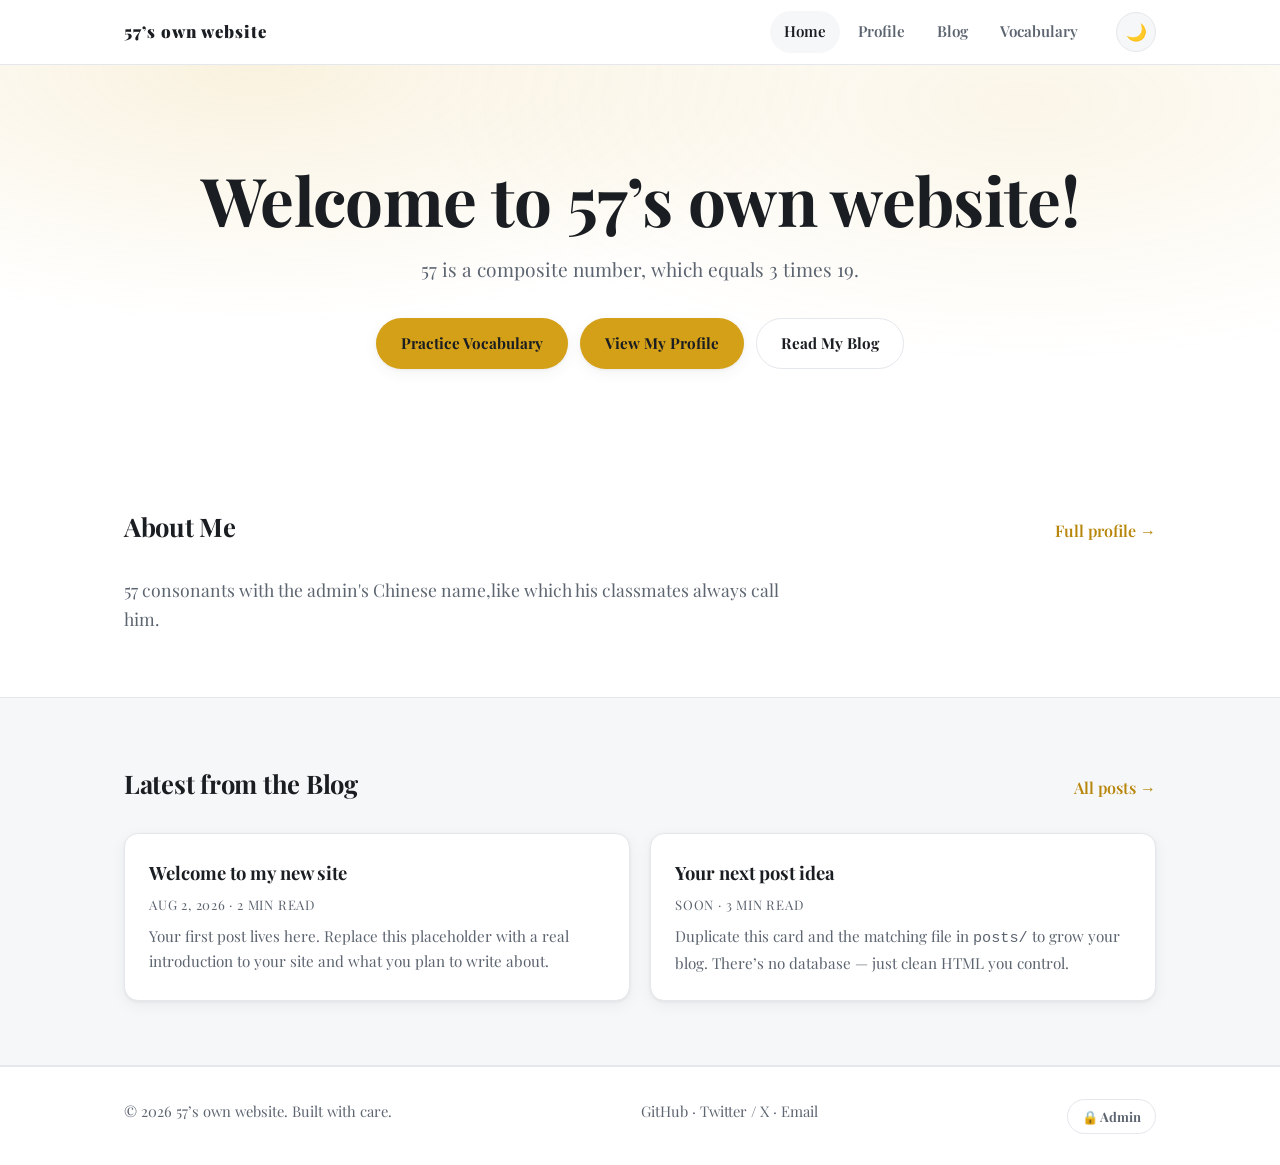
<file: index.html>
﻿<!DOCTYPE html>
<html lang="en">
<head>
  <meta charset="UTF-8">
  <meta name="viewport" content="width=device-width, initial-scale=1.0">
  <meta name="description" content="57&rsquo;s own website — profile and blog of [Your Name].">
  <title>57&rsquo;s own website — Home</title>
  <link rel="stylesheet" href="assets/css/style.css">
  <link rel="icon" href="data:image/svg+xml,<svg xmlns='http://www.w3.org/2000/svg' viewBox='0 0 100 100'><text y='.9em' font-size='90'>57</text></svg>">
</head>
<body>
  <header class="site-header">
    <div class="container nav-wrap">
      <a class="brand" href="index.html"><!-- CMS:site.brand -->57&rsquo;s own website<!-- /CMS:site.brand --></a>
      <button class="nav-toggle" aria-label="Toggle menu" aria-expanded="false">☰</button>
      <nav class="site-nav" aria-label="Main navigation">
        <a href="index.html" class="active">Home</a>
        <a href="profile.html">Profile</a>
        <a href="blog.html">Blog</a>
        <a href="/vocabulary/">Vocabulary</a>
      </nav>
      <button class="theme-toggle" aria-label="Toggle dark mode">🌙</button>
    </div>
  </header>

  <main>
    <section class="hero">
      <div class="container">
        <h1><!-- CMS:home.hero.title -->Welcome to 57&rsquo;s own website!<!-- /CMS:home.hero.title --></h1>
        <p class="hero-tagline"><!-- CMS:home.hero.tagline -->57 is a composite number, which equals 3 times 19.<!-- /CMS:home.hero.tagline --></p>
        <div class="hero-actions">
          <a class="btn btn-primary" href="/vocabulary/">Practice Vocabulary</a>
          <a class="btn btn-primary" href="profile.html">View My Profile</a>
          <a class="btn btn-outline" href="blog.html">Read My Blog</a>
        </div>
      </div>
    </section>

    <section class="section">
      <div class="container">
        <div class="section-head">
          <h2><!-- CMS:home.about.heading -->About Me<!-- /CMS:home.about.heading --></h2>
          <a class="text-link" href="profile.html">Full profile &rarr;</a>
        </div>
        <p class="lead"><!-- CMS:home.about.body -->57 consonants with the admin's Chinese name,like which his classmates always call him.<!-- /CMS:home.about.body --></p>
      </div>
    </section>

    <section class="section section-alt">
      <div class="container">
        <div class="section-head">
          <h2><!-- CMS:home.latest.heading -->Latest from the Blog<!-- /CMS:home.latest.heading --></h2>
          <a class="text-link" href="blog.html">All posts &rarr;</a>
        </div>
        <!-- CMS:home.latest --><div class="card-grid">
          <article class="card">
            <h3><a href="posts/welcome.html">Welcome to my new site</a></h3>
            <p class="card-meta">Aug 2, 2026 · 2 min read</p>
            <p>Your first post lives here. Replace this placeholder with a real introduction to your site and what you plan to write about.</p>
          </article>
          <article class="card">
            <h3>Your next post idea</h3>
            <p class="card-meta">Soon · 3 min read</p>
            <p>Duplicate this card and the matching file in <code>posts/</code> to grow your blog. There&rsquo;s no database — just clean HTML you control.</p>
          </article>
        </div><!-- /CMS:home.latest -->
      </div>
    </section>
  </main>

  <footer class="site-footer">
    <div class="container">
      <p><!-- CMS:site.footer.text -->&copy; <span id="year"></span> 57&rsquo;s own website. Built with care.<!-- /CMS:site.footer.text --></p>
      <p class="footer-links"><!-- CMS:site.footer.links -->
        <a href="#">GitHub</a> · <a href="#">Twitter / X</a> · <a href="mailto:you@example.com">Email</a>
      <!-- /CMS:site.footer.links --></p>
      <button class="admin-entry" id="admin-entry" type="button">🔒 Admin</button>
    </div>
  </footer>

  <div class="admin-modal" id="admin-modal" hidden>
    <div class="admin-modal-card" role="dialog" aria-modal="true" aria-labelledby="admin-modal-title">
      <button class="admin-modal-close" id="admin-modal-close" type="button" aria-label="Close">×</button>
      <h2 id="admin-modal-title">Admin sign in</h2>
      <p class="muted">Enter your credentials to open the panel.</p>
      <form id="admin-entry-form" novalidate>
        <label class="admin-modal-field">Name
          <input name="username" autocomplete="username" required>
        </label>
        <label class="admin-modal-field">Password
          <input name="password" type="password" autocomplete="current-password" required>
        </label>
        <p class="admin-modal-error" id="admin-modal-error" role="alert"></p>
        <button class="btn btn-primary" type="submit">Sign in</button>
      </form>
    </div>
  </div>

  <script src="assets/js/main.js"></script>
  <script src="assets/js/admin-entry.js"></script>
</body>
</html>
</file>
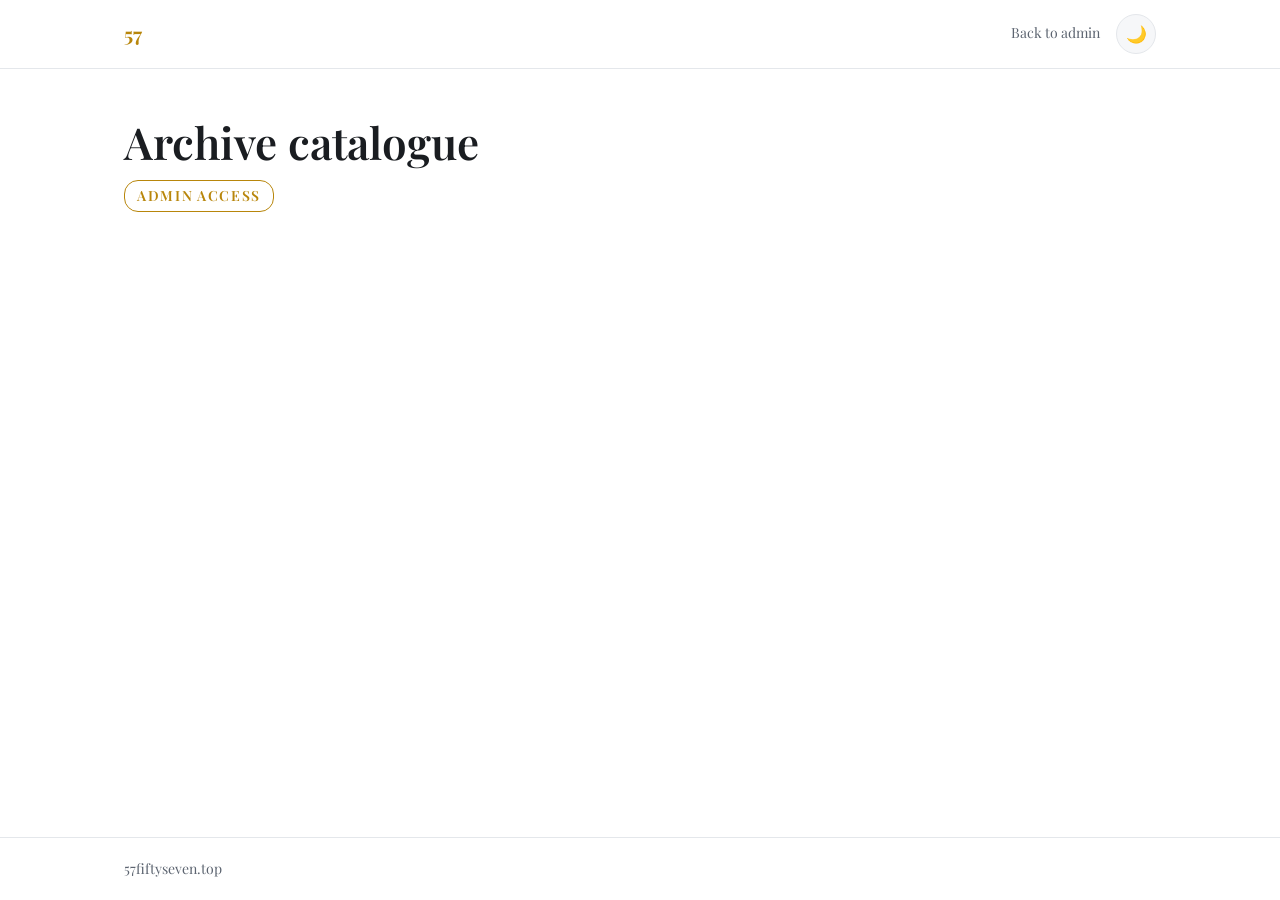
<file: archive/index.html>
<!DOCTYPE html>
<html lang="en">
<head>
<meta charset="UTF-8">
<meta name="viewport" content="width=device-width, initial-scale=1">
<meta name="robots" content="noindex, nofollow, noarchive">
<title>Archive catalogue — 57</title>
<link rel="stylesheet" href="/assets/css/style.css">
<link rel="stylesheet" href="/assets/css/archive.css">
<script src="/assets/js/main.js" defer></script>
</head>
<body class="archive-page">
<a class="skip-link" href="#main">Skip to content</a>
<header class="archive-header">
<div class="container archive-header-inner">
<a class="archive-brand" href="/">57</a>
<nav class="archive-nav" aria-label="Archive navigation">
<a class="archive-back" href="/admin/">Back to admin</a>
<button class="theme-toggle" type="button" aria-label="Toggle colour theme"></button>
</nav>
</div>
</header>
<main class="container archive-main" id="main">
<h1 class="archive-title">Archive catalogue</h1>
<p class="archive-access">Admin access</p>
<!-- ARCHIVE:entries --><!-- /ARCHIVE:entries -->
</main>
<footer class="archive-footer">
<div class="container">
<p class="archive-footer-note">57fiftyseven.top</p>
</div>
</footer>
</body>
</html>
</file>
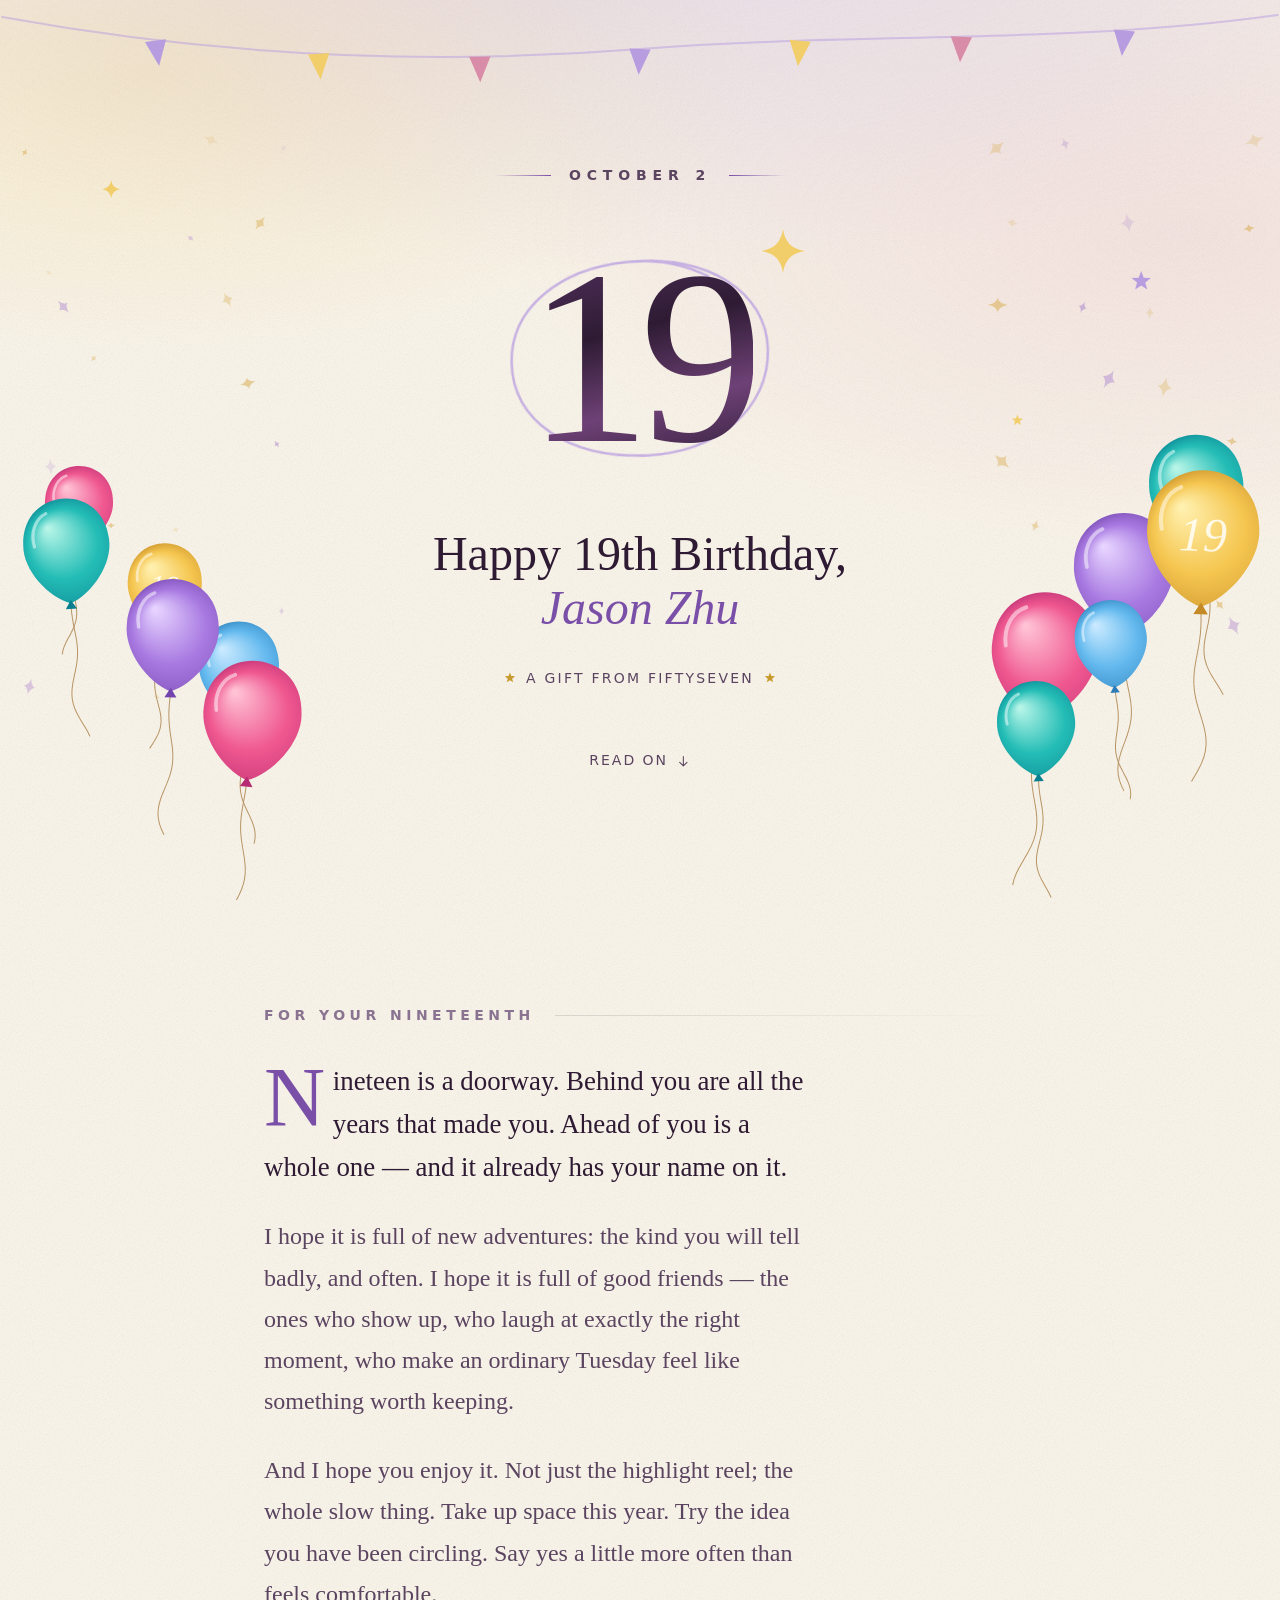
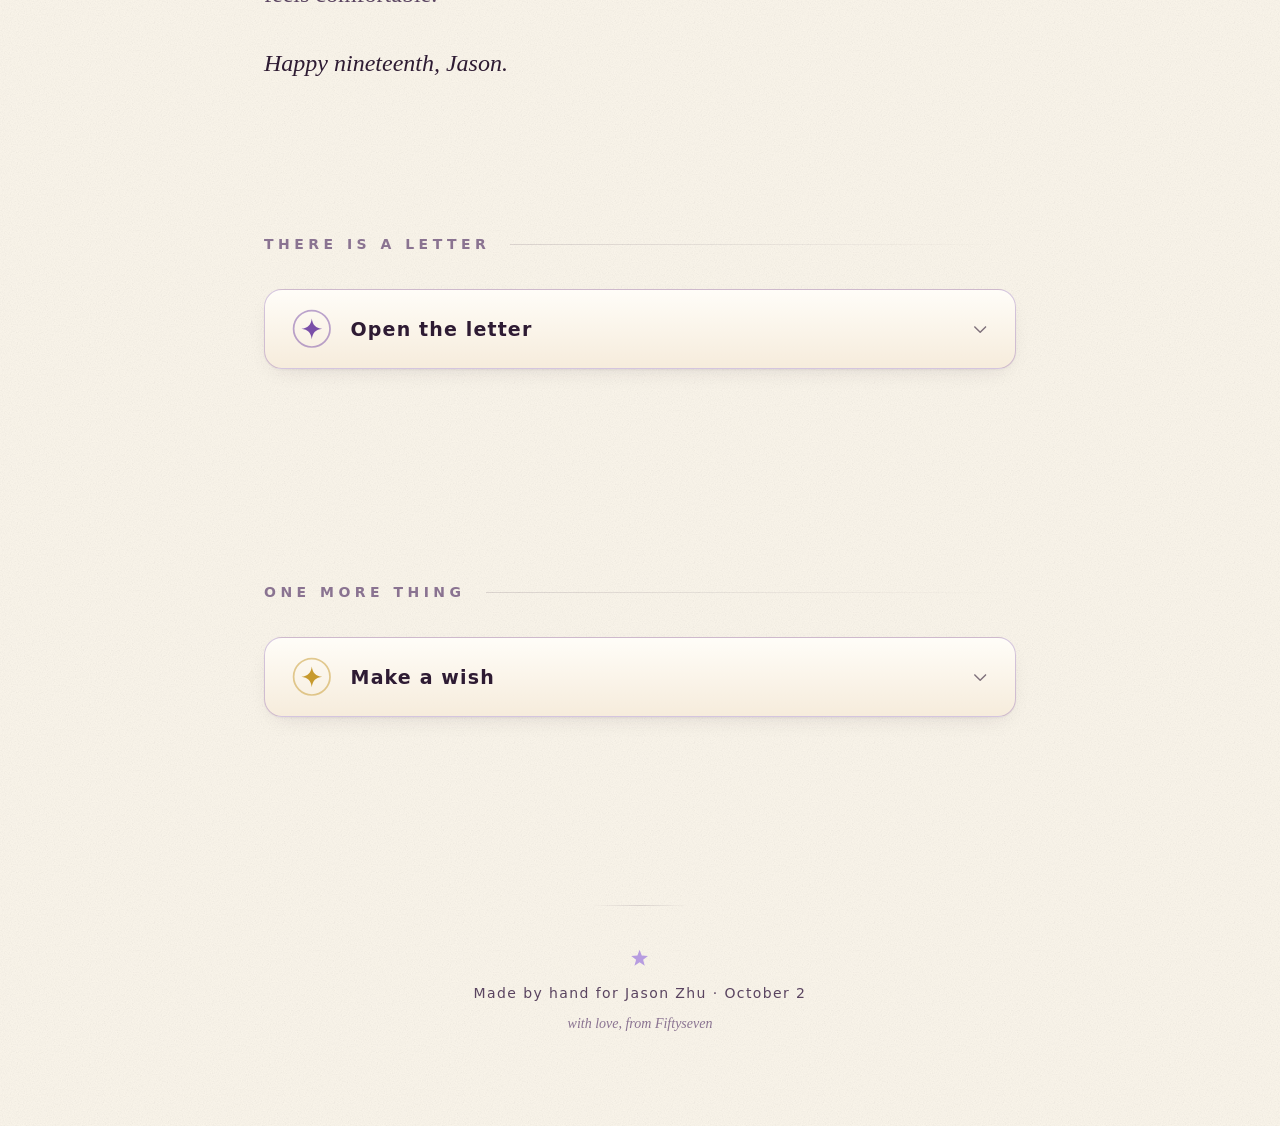
<file: archive/zzl19/index.html>
<!doctype html>
<html lang="en">
<head>
<meta charset="utf-8">
<meta name="viewport" content="width=device-width, initial-scale=1, viewport-fit=cover">
<title>Happy 19th Birthday, Jason Zhu</title>

<meta name="description" content="A small handcrafted birthday card for Jason Zhu's nineteenth birthday, on October 2. A gift from Fiftyseven.">
<meta name="author" content="Fiftyseven">
<meta name="theme-color" content="#FBF5EA">
<meta name="color-scheme" content="light">
<meta name="robots" content="noindex, nofollow, noarchive">
<link rel="canonical" href="https://www.57fiftyseven.top/archive/zzl19/">

<meta property="og:type" content="website">
<meta property="og:site_name" content="Jason Zhu — Nineteen">
<meta property="og:title" content="Happy 19th Birthday, Jason Zhu">
<meta property="og:description" content="Nineteen is a doorway. A small handcrafted birthday card for October 2, from Fiftyseven.">
<meta property="og:url" content="https://www.57fiftyseven.top/archive/zzl19/">
<meta property="og:image" content="https://www.57fiftyseven.top/archive/zzl19/social-card.jpg">
<meta property="og:image:type" content="image/jpeg">
<meta property="og:image:width" content="1200">
<meta property="og:image:height" content="630">
<meta property="og:image:alt" content="A cream card with a large aubergine numeral 19, tiny hand-drawn stars, and the words Happy 19th Birthday, Jason Zhu.">
<meta property="og:locale" content="en_US">

<meta name="twitter:card" content="summary_large_image">
<meta name="twitter:title" content="Happy 19th Birthday, Jason Zhu">
<meta name="twitter:description" content="A small handcrafted birthday card for October 2, from Fiftyseven.">
<meta name="twitter:image" content="https://www.57fiftyseven.top/archive/zzl19/social-card.jpg">
<meta name="twitter:image:alt" content="A cream card with a large aubergine numeral 19 and tiny hand-drawn stars.">

<link rel="icon" href="/archive/zzl19/favicon.svg" type="image/svg+xml">
<link rel="apple-touch-icon" href="/archive/zzl19/apple-touch-icon.png">
<link rel="manifest" href="/archive/zzl19/site.webmanifest" crossorigin="use-credentials">
<link rel="stylesheet" href="/archive/zzl19/styles.css?v=balloons-3">
<script src="/archive/zzl19/main.js?v=balloons-3" defer></script>
</head>

<body>
<a class="skip-link" href="#main">Skip to the message</a>

<canvas class="confetti" data-confetti aria-hidden="true"></canvas>

<div class="page">

  <header class="hero" id="top">

    <svg class="garland" viewBox="0 0 1200 84" preserveAspectRatio="xMidYMid meet" aria-hidden="true" focusable="false">
      <path class="garland__line" d="M 2 16 C 200 52 400 62 600 46 C 800 30 1000 42 1198 14" vector-effect="non-scaling-stroke"/>
      <g class="garland__flags">
        <polygon points="135.8,38.1 155.8,38.1 145.8,62.1" transform="rotate(-8 145.8 38.1)"/>
        <polygon points="288.8,50.5 308.8,50.5 298.8,74.5" transform="rotate(-4 298.8 50.5)"/>
        <polygon points="439.8,53.1 459.8,53.1 449.8,77.1" transform="rotate(-1 449.8 53.1)"/>
        <polygon points="590,46 610,46 600,70"        transform="rotate(3 600 46)"/>
        <polygon points="740.2,38.2 760.2,38.2 750.2,62.2" transform="rotate(5 750.2 38.2)"/>
        <polygon points="891.3,34.5 911.3,34.5 901.3,58.5" transform="rotate(3 901.3 34.5)"/>
        <polygon points="1044.2,28.6 1064.2,28.6 1054.2,52.6" transform="rotate(6 1054.2 28.6)"/>
      </g>
    </svg>

    <p class="hero__eyebrow">
      <span class="hero__eyebrow-rule" aria-hidden="true"></span>
      October 2
      <span class="hero__eyebrow-rule" aria-hidden="true"></span>
    </p>

    <div class="nineteen" aria-hidden="true">
      <svg class="nineteen__scribble" viewBox="0 0 400 300" focusable="false">
        <path d="M 196 36 C 286 32 354 80 352 148 C 350 218 286 268 198 266 C 110 264 46 218 48 148 C 50 84 110 40 190 36 C 226 34 258 42 286 58"/>
      </svg>
      <span class="nineteen__digits">19</span>
      <svg class="nineteen__spark" viewBox="0 0 24 24" focusable="false">
        <path d="M12 0 C13.1 7.2 16.8 10.9 24 12 C16.8 13.1 13.1 16.8 12 24 C10.9 16.8 7.2 13.1 0 12 C7.2 10.9 10.9 7.2 12 0 Z"/>
      </svg>
    </div>

    <h1 class="hero__title">
      Happy 19th Birthday,
      <span class="hero__name">Jason Zhu</span>
    </h1>

    <p class="hero__from">
      <svg class="star star--inline" viewBox="0 0 24 24" aria-hidden="true" focusable="false">
        <path d="M12 1 L14.7 8.28 L22.46 8.6 L16.38 13.42 L18.47 20.9 L12 16.6 L5.53 20.9 L7.63 13.42 L1.54 8.6 L9.3 8.28 Z"/>
      </svg>
      A gift from Fiftyseven
      <svg class="star star--inline" viewBox="0 0 24 24" aria-hidden="true" focusable="false">
        <path d="M12 1 L14.7 8.28 L22.46 8.6 L16.38 13.42 L18.47 20.9 L12 16.6 L5.53 20.9 L7.63 13.42 L1.54 8.6 L9.3 8.28 Z"/>
      </svg>
    </p>

    <svg class="star star--a" viewBox="0 0 24 24" aria-hidden="true" focusable="false"><path d="M12 0 C13.1 7.2 16.8 10.9 24 12 C16.8 13.1 13.1 16.8 12 24 C10.9 16.8 7.2 13.1 0 12 C7.2 10.9 10.9 7.2 12 0 Z"/></svg>
    <svg class="star star--b" viewBox="0 0 24 24" aria-hidden="true" focusable="false"><path d="M12 1 L14.7 8.28 L22.46 8.6 L16.38 13.42 L18.47 20.9 L12 16.6 L5.53 20.9 L7.63 13.42 L1.54 8.6 L9.3 8.28 Z"/></svg>
    <svg class="star star--c" viewBox="0 0 24 24" aria-hidden="true" focusable="false"><path d="M12 0 C13.1 7.2 16.8 10.9 24 12 C16.8 13.1 13.1 16.8 12 24 C10.9 16.8 7.2 13.1 0 12 C7.2 10.9 10.9 7.2 12 0 Z"/></svg>
    <svg class="star star--d" viewBox="0 0 24 24" aria-hidden="true" focusable="false"><path d="M12 0 C13.1 7.2 16.8 10.9 24 12 C16.8 13.1 13.1 16.8 12 24 C10.9 16.8 7.2 13.1 0 12 C7.2 10.9 10.9 7.2 12 0 Z"/></svg>
    <svg class="star star--e" viewBox="0 0 24 24" aria-hidden="true" focusable="false"><path d="M12 1 L14.7 8.28 L22.46 8.6 L16.38 13.42 L18.47 20.9 L12 16.6 L5.53 20.9 L7.63 13.42 L1.54 8.6 L9.3 8.28 Z"/></svg>

    <a class="scroll-cue" href="#message">
      <span>Read on</span>
      <svg viewBox="0 0 24 24" aria-hidden="true" focusable="false"><path d="M12 4 L12 19 M6 13.5 L12 19.5 L18 13.5"/></svg>
    </a>
  </header>

  <main id="main" class="main">

    <section class="section section--message" id="message" aria-labelledby="message-heading">
      <h2 class="section__heading" id="message-heading">
        <span class="section__heading-text">For your nineteenth</span>
      </h2>

      <div class="prose">
        <p class="prose__lead">Nineteen is a doorway. Behind you are all the years that made you. Ahead of you is a whole one — and it already has your name on it.</p>

        <p>I hope it is full of new adventures: the kind you will tell badly, and often. I hope it is full of good friends — the ones who show up, who laugh at exactly the right moment, who make an ordinary Tuesday feel like something worth keeping.</p>

        <p>And I hope you enjoy it. Not just the highlight reel; the whole slow thing. Take up space this year. Try the idea you have been circling. Say yes a little more often than feels comfortable.</p>

        <p class="prose__signoff">Happy nineteenth, Jason.</p>
      </div>
    </section>

    <section class="section section--letter" aria-labelledby="letter-heading">
      <h2 class="section__heading" id="letter-heading">
        <span class="section__heading-text">There is a letter</span>
      </h2>

      <details class="reveal reveal--letter" data-letter>
        <summary class="reveal__button">
          <span class="reveal__seal" aria-hidden="true">
            <svg viewBox="0 0 48 48" focusable="false">
              <circle class="seal__ring" cx="24" cy="24" r="21"/>
              <path class="seal__spark" d="M24 12 C24.9 19.4 28.6 23.1 36 24 C28.6 24.9 24.9 28.6 24 36 C23.1 28.6 19.4 24.9 12 24 C19.4 23.1 23.1 19.4 24 12 Z"/>
            </svg>
          </span>
          <span class="reveal__label">
            <span class="reveal__label-open">Open the letter</span>
            <span class="reveal__label-close">Close the letter</span>
          </span>
          <svg class="reveal__chevron" viewBox="0 0 24 24" aria-hidden="true" focusable="false"><path d="M5 9 L12 16 L19 9"/></svg>
        </summary>

        <div class="reveal__panel">
          <article class="letter">
            <p class="letter__greeting">Jason,</p>

            <p>I wanted to give you something that was not just another message in a chat window — something with a little weight to it, that you could come back to whenever you liked.</p>

            <p>So here it is: a small corner of the internet, made only for you.</p>

            <p>Nineteen is a strange and bright age. You are old enough to know better and young enough to do it anyway, and honestly, that is the best combination there is. Do not rush it. The year will go quickly enough on its own.</p>

            <p>Thank you for being the kind of person worth making things for.</p>

            <p>Happy birthday.</p>

            <p class="letter__signature">
              <span class="letter__signature-rule" aria-hidden="true"></span>
              Fiftyseven
            </p>
          </article>
        </div>
      </details>
    </section>

    <section class="section section--wish" aria-labelledby="wish-heading">
      <h2 class="section__heading" id="wish-heading">
        <span class="section__heading-text">One more thing</span>
      </h2>

      <details class="reveal reveal--wish" data-wish>
        <summary class="reveal__button reveal__button--wish">
          <span class="reveal__seal reveal__seal--wish" aria-hidden="true">
            <svg viewBox="0 0 48 48" focusable="false">
              <circle class="seal__ring" cx="24" cy="24" r="21"/>
              <path class="seal__spark" d="M24 12 C24.9 19.4 28.6 23.1 36 24 C28.6 24.9 24.9 28.6 24 36 C23.1 28.6 19.4 24.9 12 24 C19.4 23.1 23.1 19.4 24 12 Z"/>
            </svg>
          </span>
          <span class="reveal__label">
            <span class="reveal__label-open">Make a wish</span>
            <span class="reveal__label-close">Make another wish</span>
          </span>
          <svg class="reveal__chevron" viewBox="0 0 24 24" aria-hidden="true" focusable="false"><path d="M5 9 L12 16 L19 9"/></svg>
        </summary>

        <div class="reveal__panel">
          <div class="wish">
            <svg class="wish__star" viewBox="0 0 24 24" aria-hidden="true" focusable="false"><path d="M12 1 L14.7 8.28 L22.46 8.6 L16.38 13.42 L18.47 20.9 L12 16.6 L5.53 20.9 L7.63 13.42 L1.54 8.6 L9.3 8.28 Z"/></svg>
            <p class="wish__line">Wish made. Consider it kept.</p>
            <p class="wish__sub">Now go and have the year it deserves.</p>
          </div>
        </div>
      </details>
    </section>

  </main>

  <footer class="footer">
    <svg class="star star--footer" viewBox="0 0 24 24" aria-hidden="true" focusable="false"><path d="M12 1 L14.7 8.28 L22.46 8.6 L16.38 13.42 L18.47 20.9 L12 16.6 L5.53 20.9 L7.63 13.42 L1.54 8.6 L9.3 8.28 Z"/></svg>
    <p class="footer__line">Made by hand for Jason Zhu · October 2</p>
    <p class="footer__sub">with love, from Fiftyseven</p>
  </footer>

</div>
</body>
</html>
</file>
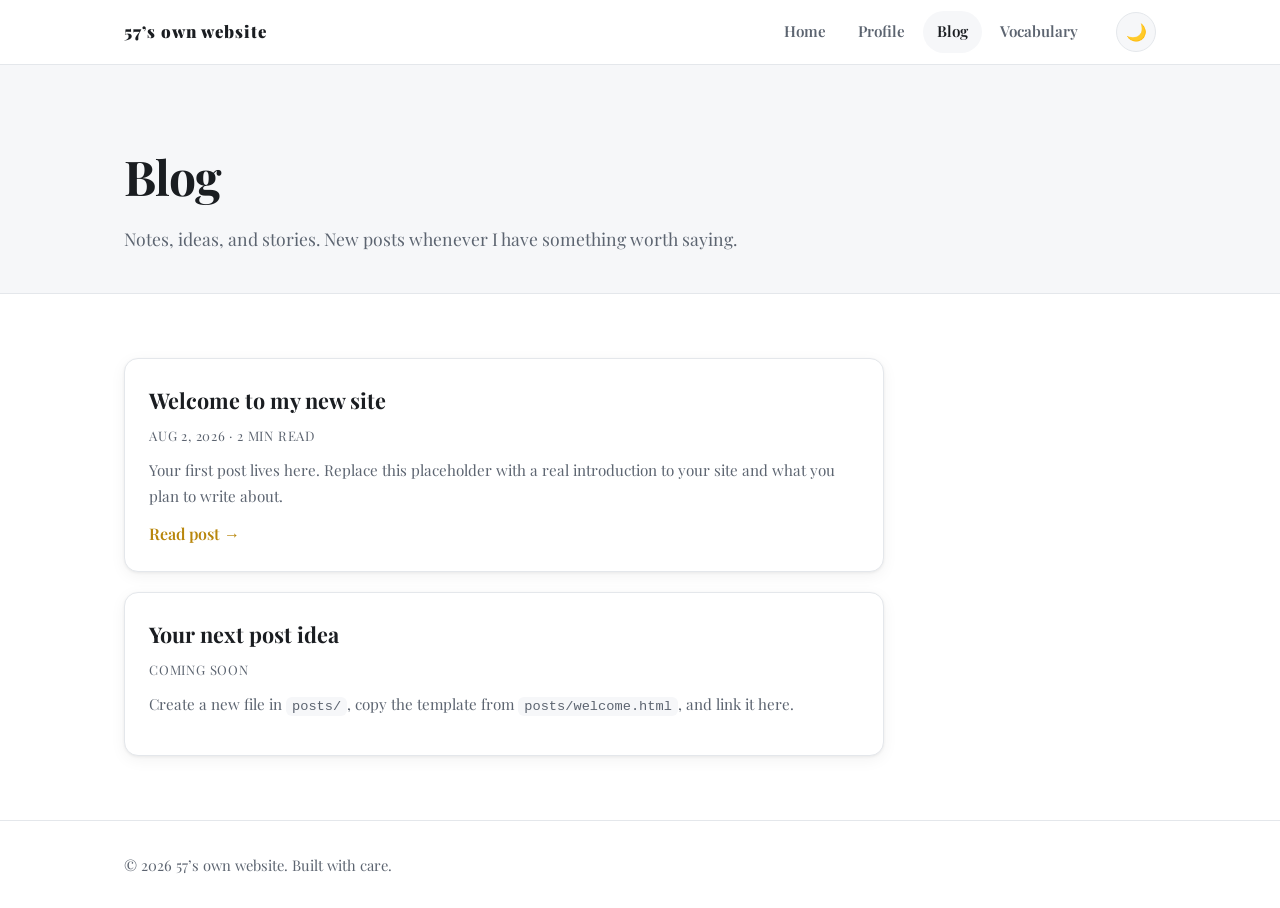
<file: blog.html>
﻿<!DOCTYPE html>
<html lang="en">
<head>
  <meta charset="UTF-8">
  <meta name="viewport" content="width=device-width, initial-scale=1.0">
  <meta name="description" content="Blog — 57&rsquo;s own website.">
  <title>Blog — 57&rsquo;s own website</title>
  <link rel="stylesheet" href="assets/css/style.css">
  <link rel="icon" href="data:image/svg+xml,<svg xmlns='http://www.w3.org/2000/svg' viewBox='0 0 100 100'><text y='.9em' font-size='90'>57</text></svg>">
</head>
<body>
  <header class="site-header">
    <div class="container nav-wrap">
      <a class="brand" href="index.html"><!-- CMS:site.brand -->57&rsquo;s own website<!-- /CMS:site.brand --></a>
      <button class="nav-toggle" aria-label="Toggle menu" aria-expanded="false">☰</button>
      <nav class="site-nav" aria-label="Main navigation">
        <a href="index.html">Home</a>
        <a href="profile.html">Profile</a>
        <a href="blog.html" class="active">Blog</a>
        <a href="/vocabulary/">Vocabulary</a>
      </nav>
      <button class="theme-toggle" aria-label="Toggle dark mode">🌙</button>
    </div>
  </header>

  <main>
    <section class="page-hero">
      <div class="container">
        <h1><!-- CMS:blog.hero.title -->Blog<!-- /CMS:blog.hero.title --></h1>
        <p class="lead"><!-- CMS:blog.hero.lead -->Notes, ideas, and stories. New posts whenever I have something worth saying.<!-- /CMS:blog.hero.lead --></p>
      </div>
    </section>

    <section class="section">
      <div class="container">
        <!-- CMS:blog.list --><div class="post-list">
          <article class="card">
            <h2><a href="posts/welcome.html">Welcome to my new site</a></h2>
            <p class="card-meta">Aug 2, 2026 · 2 min read</p>
            <p>Your first post lives here. Replace this placeholder with a real introduction to your site and what you plan to write about.</p>
            <a class="text-link" href="posts/welcome.html">Read post &rarr;</a>
          </article>

          <article class="card">
            <h2>Your next post idea</h2>
            <p class="card-meta">Coming soon</p>
            <p>Create a new file in <code>posts/</code>, copy the template from <code>posts/welcome.html</code>, and link it here.</p>
          </article>
        </div><!-- /CMS:blog.list -->
      </div>
    </section>
  </main>

  <footer class="site-footer">
    <div class="container">
      <p><!-- CMS:site.footer.text -->&copy; <span id="year"></span> 57&rsquo;s own website. Built with care.<!-- /CMS:site.footer.text --></p>
    </div>
  </footer>

  <script src="assets/js/main.js"></script>
</body>
</html>
</file>
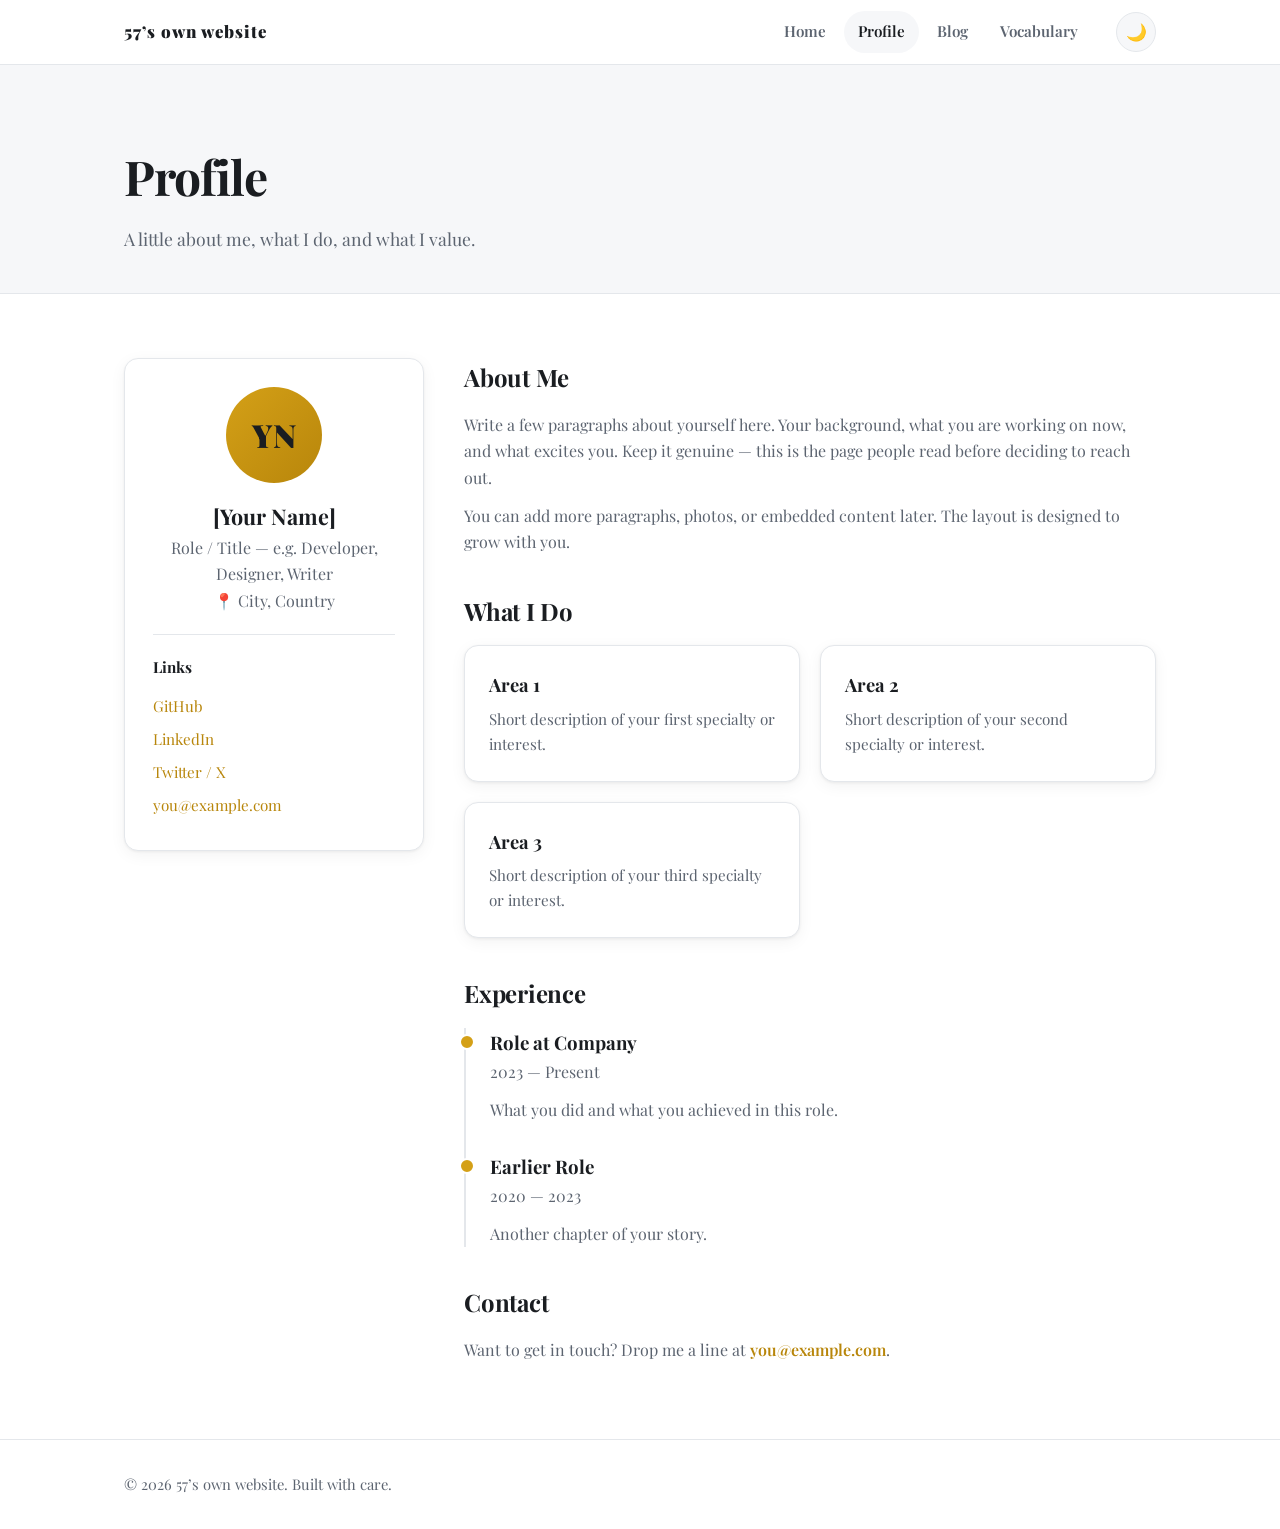
<file: profile.html>
﻿<!DOCTYPE html>
<html lang="en">
<head>
  <meta charset="UTF-8">
  <meta name="viewport" content="width=device-width, initial-scale=1.0">
  <meta name="description" content="Profile of [Your Name] — 57&rsquo;s own website.">
  <title>Profile — 57&rsquo;s own website</title>
  <link rel="stylesheet" href="assets/css/style.css">
  <link rel="icon" href="data:image/svg+xml,<svg xmlns='http://www.w3.org/2000/svg' viewBox='0 0 100 100'><text y='.9em' font-size='90'>57</text></svg>">
</head>
<body>
  <header class="site-header">
    <div class="container nav-wrap">
      <a class="brand" href="index.html"><!-- CMS:site.brand -->57&rsquo;s own website<!-- /CMS:site.brand --></a>
      <button class="nav-toggle" aria-label="Toggle menu" aria-expanded="false">☰</button>
      <nav class="site-nav" aria-label="Main navigation">
        <a href="index.html">Home</a>
        <a href="profile.html" class="active">Profile</a>
        <a href="blog.html">Blog</a>
        <a href="/vocabulary/">Vocabulary</a>
      </nav>
      <button class="theme-toggle" aria-label="Toggle dark mode">🌙</button>
    </div>
  </header>

  <main>
    <section class="page-hero">
      <div class="container">
        <h1><!-- CMS:profile.hero.title -->Profile<!-- /CMS:profile.hero.title --></h1>
        <p class="lead"><!-- CMS:profile.hero.lead -->A little about me, what I do, and what I value.<!-- /CMS:profile.hero.lead --></p>
      </div>
    </section>

    <section class="section">
      <div class="container profile-grid">
        <aside class="profile-card">
          <div class="avatar"><!-- CMS:profile.avatar -->YN<!-- /CMS:profile.avatar --></div>
          <h2><!-- CMS:profile.name -->[Your Name]<!-- /CMS:profile.name --></h2>
          <p class="muted"><!-- CMS:profile.role -->Role / Title — e.g. Developer, Designer, Writer<!-- /CMS:profile.role --></p>
          <p class="muted"><!-- CMS:profile.location -->📍 City, Country<!-- /CMS:profile.location --></p>
          <hr>
          <h3>Links</h3>
          <ul class="link-list">
            <li><!-- CMS:profile.links.github --><a href="#">GitHub</a><!-- /CMS:profile.links.github --></li>
            <li><!-- CMS:profile.links.linkedin --><a href="#">LinkedIn</a><!-- /CMS:profile.links.linkedin --></li>
            <li><!-- CMS:profile.links.twitter --><a href="#">Twitter / X</a><!-- /CMS:profile.links.twitter --></li>
            <li><!-- CMS:profile.links.email --><a href="mailto:you@example.com">you@example.com</a><!-- /CMS:profile.links.email --></li>
          </ul>
        </aside>

        <div class="profile-main">
          <h2><!-- CMS:profile.about.heading -->About Me<!-- /CMS:profile.about.heading --></h2>
          <!-- CMS:profile.about.body --><p>Write a few paragraphs about yourself here. Your background, what you are working on now, and what excites you. Keep it genuine — this is the page people read before deciding to reach out.</p>
          <p>You can add more paragraphs, photos, or embedded content later. The layout is designed to grow with you.</p><!-- /CMS:profile.about.body -->

          <h2><!-- CMS:profile.whatIDo.heading -->What I Do<!-- /CMS:profile.whatIDo.heading --></h2>
          <div class="card-grid">
            <div class="card"><h3><!-- CMS:profile.area1.title -->Area 1<!-- /CMS:profile.area1.title --></h3><p><!-- CMS:profile.area1.body -->Short description of your first specialty or interest.<!-- /CMS:profile.area1.body --></p></div>
            <div class="card"><h3><!-- CMS:profile.area2.title -->Area 2<!-- /CMS:profile.area2.title --></h3><p><!-- CMS:profile.area2.body -->Short description of your second specialty or interest.<!-- /CMS:profile.area2.body --></p></div>
            <div class="card"><h3><!-- CMS:profile.area3.title -->Area 3<!-- /CMS:profile.area3.title --></h3><p><!-- CMS:profile.area3.body -->Short description of your third specialty or interest.<!-- /CMS:profile.area3.body --></p></div>
          </div>

          <h2><!-- CMS:profile.experience.heading -->Experience<!-- /CMS:profile.experience.heading --></h2>
          <ul class="timeline">
            <li>
              <h3><!-- CMS:profile.exp1.role -->Role at Company<!-- /CMS:profile.exp1.role --></h3>
              <p class="muted"><!-- CMS:profile.exp1.period -->2023 — Present<!-- /CMS:profile.exp1.period --></p>
              <p><!-- CMS:profile.exp1.body -->What you did and what you achieved in this role.<!-- /CMS:profile.exp1.body --></p>
            </li>
            <li>
              <h3><!-- CMS:profile.exp2.role -->Earlier Role<!-- /CMS:profile.exp2.role --></h3>
              <p class="muted"><!-- CMS:profile.exp2.period -->2020 — 2023<!-- /CMS:profile.exp2.period --></p>
              <p><!-- CMS:profile.exp2.body -->Another chapter of your story.<!-- /CMS:profile.exp2.body --></p>
            </li>
          </ul>

          <h2><!-- CMS:profile.contact.heading -->Contact<!-- /CMS:profile.contact.heading --></h2>
          <!-- CMS:profile.contact.body --><p>Want to get in touch? Drop me a line at <a class="text-link" href="mailto:you@example.com">you@example.com</a>.</p><!-- /CMS:profile.contact.body -->
        </div>
      </div>
    </section>
  </main>

  <footer class="site-footer">
    <div class="container">
      <p><!-- CMS:site.footer.text -->&copy; <span id="year"></span> 57&rsquo;s own website. Built with care.<!-- /CMS:site.footer.text --></p>
    </div>
  </footer>

  <script src="assets/js/main.js"></script>
</body>
</html>
</file>
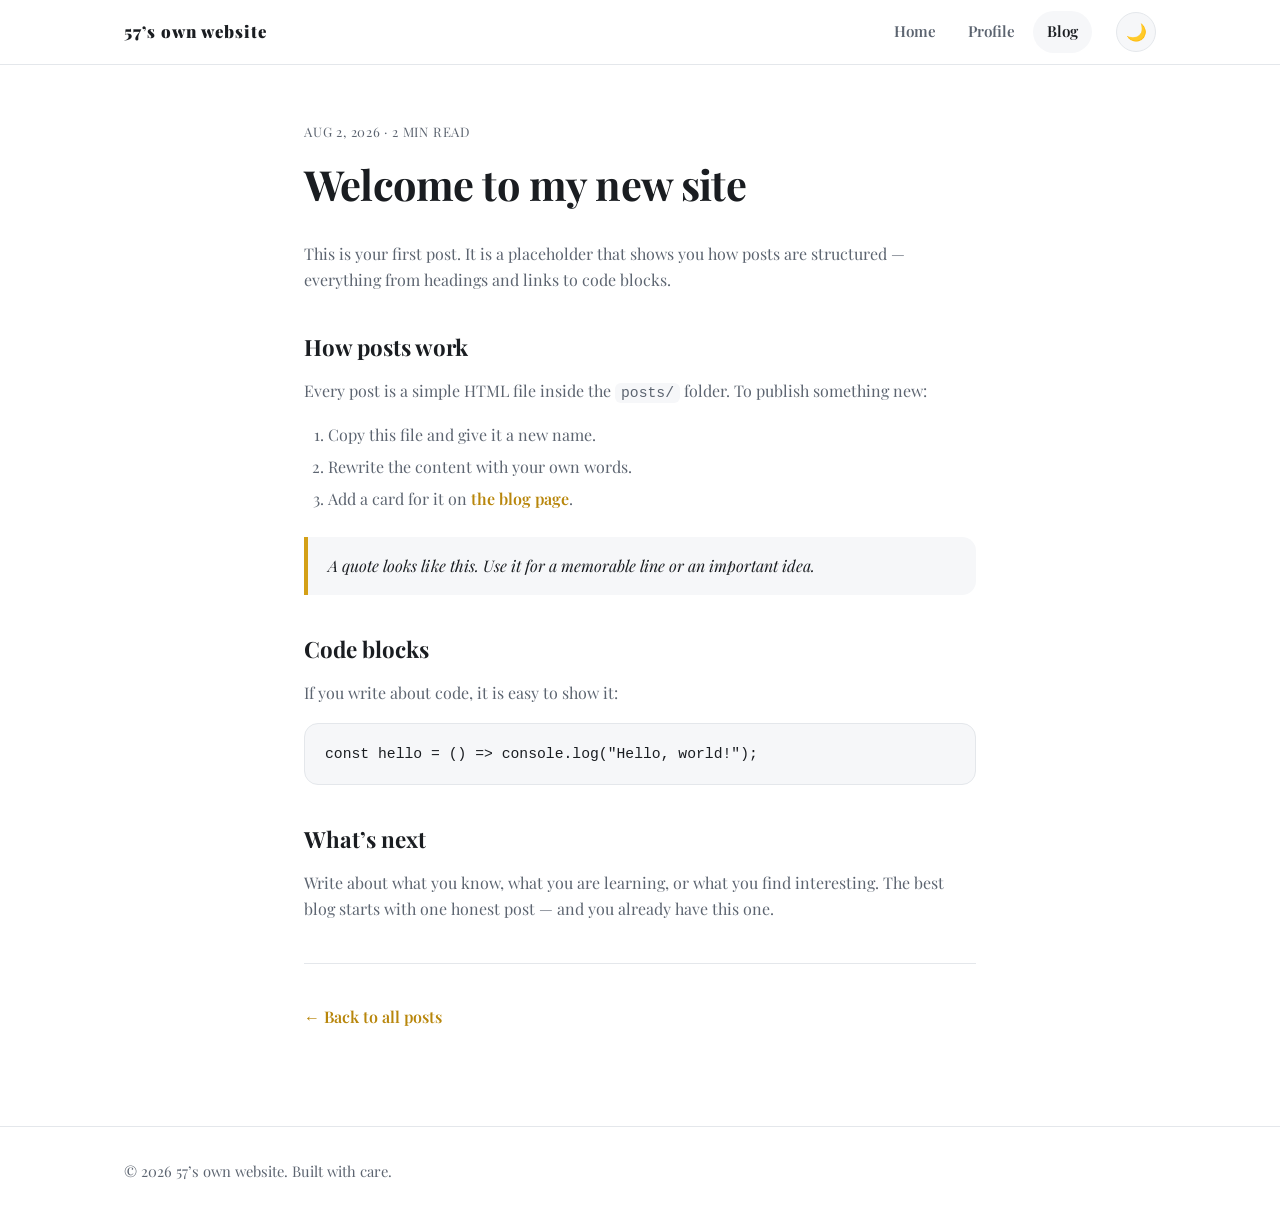
<file: posts/welcome.html>
﻿<!DOCTYPE html>
<html lang="en">
<head>
  <meta charset="UTF-8">
  <meta name="viewport" content="width=device-width, initial-scale=1.0">
  <meta name="description" content="Welcome to my new site — the first post on 57&rsquo;s own website.">
  <title>Welcome to my new site — 57&rsquo;s own website</title>
  <link rel="stylesheet" href="../assets/css/style.css">
  <link rel="icon" href="data:image/svg+xml,<svg xmlns='http://www.w3.org/2000/svg' viewBox='0 0 100 100'><text y='.9em' font-size='90'>57</text></svg>">
</head>
<body>
  <header class="site-header">
    <div class="container nav-wrap">
      <a class="brand" href="../index.html"><!-- CMS:site.brand -->57&rsquo;s own website<!-- /CMS:site.brand --></a>
      <button class="nav-toggle" aria-label="Toggle menu" aria-expanded="false">☰</button>
      <nav class="site-nav" aria-label="Main navigation">
        <a href="../index.html">Home</a>
        <a href="../profile.html">Profile</a>
        <a href="../blog.html" class="active">Blog</a>
      </nav>
      <button class="theme-toggle" aria-label="Toggle dark mode">🌙</button>
    </div>
  </header>

  <main>
    <article class="post">
      <div class="container post-container">
        <header class="post-header">
          <!-- CMS:post.meta --><p class="card-meta">Aug 2, 2026 · 2 min read</p><!-- /CMS:post.meta -->
          <!-- CMS:post.title --><h1>Welcome to my new site</h1><!-- /CMS:post.title -->
        </header>

        <!-- CMS:post.body --><p>This is your first post. It is a placeholder that shows you how posts are structured — everything from headings and links to code blocks.</p>

        <h2>How posts work</h2>
        <p>Every post is a simple HTML file inside the <code>posts/</code> folder. To publish something new:</p>
        <ol>
          <li>Copy this file and give it a new name.</li>
          <li>Rewrite the content with your own words.</li>
          <li>Add a card for it on <a href="../blog.html">the blog page</a>.</li>
        </ol>

        <blockquote>
          A quote looks like this. Use it for a memorable line or an important idea.
        </blockquote>

        <h2>Code blocks</h2>
        <p>If you write about code, it is easy to show it:</p>
        <pre><code>const hello = () => console.log("Hello, world!");</code></pre>

        <h2>What&rsquo;s next</h2>
        <p>Write about what you know, what you are learning, or what you find interesting. The best blog starts with one honest post — and you already have this one.</p><!-- /CMS:post.body -->

        <hr>
        <p><a class="text-link" href="../blog.html">&larr; Back to all posts</a></p>
      </div>
    </article>
  </main>

  <footer class="site-footer">
    <div class="container">
      <p><!-- CMS:site.footer.text -->&copy; <span id="year"></span> 57&rsquo;s own website. Built with care.<!-- /CMS:site.footer.text --></p>
    </div>
  </footer>

  <script src="../assets/js/main.js"></script>
</body>
</html>
</file>
<file: assets/css/style.css>
﻿/* ============ Design tokens ============ */
:root {
  --bg: #ffffff;
  --bg-alt: #f6f7f9;
  --surface: #ffffff;
  --text: #1a1d21;
  --muted: #5c6470;
  --border: #e4e7eb;
  --accent: #d4a017;
  --accent-strong: #b8860b;
  --shadow: 0 1px 3px rgba(0, 0, 0, 0.06), 0 4px 16px rgba(0, 0, 0, 0.05);
  --radius: 14px;
  --font: "Playfair Display", Georgia, "Times New Roman", serif;
  --font-serif: "Playfair Display", Georgia, "Times New Roman", serif;
  --content-width: 1080px;
}

@font-face {
  font-family: "Playfair Display";
  font-style: normal;
  font-weight: 700;
  font-display: swap;
  src: url("../fonts/playfair-display-v40-latin-700.woff2") format("woff2");
}

@font-face {
  font-family: "Playfair Display";
  font-style: normal;
  font-weight: 900;
  font-display: swap;
  src: url("../fonts/playfair-display-v40-latin-900.woff2") format("woff2");
}

@font-face {
  font-family: "Playfair Display";
  font-style: normal;
  font-weight: 400;
  font-display: swap;
  src: url("../fonts/playfair-display-v40-latin-regular.woff2") format("woff2");
}

@font-face {
  font-family: "Playfair Display";
  font-style: normal;
  font-weight: 600;
  font-display: swap;
  src: url("../fonts/playfair-display-v40-latin-600.woff2") format("woff2");
}

@font-face {
  font-family: "Playfair Display";
  font-style: italic;
  font-weight: 400;
  font-display: swap;
  src: url("../fonts/playfair-display-v40-latin-italic.woff2") format("woff2");
}

[data-theme="dark"] {
  --bg: #0f1115;
  --bg-alt: #161a20;
  --surface: #1a1f26;
  --text: #e8eaed;
  --muted: #9aa3ad;
  --border: #2a3038;
  --shadow: 0 1px 3px rgba(0, 0, 0, 0.4), 0 4px 16px rgba(0, 0, 0, 0.3);
}

/* ============ Base ============ */
* { box-sizing: border-box; margin: 0; padding: 0; }

html { scroll-behavior: smooth; }

body {
  font-family: var(--font);
  background: var(--bg);
  color: var(--text);
  line-height: 1.65;
  transition: background 0.25s ease, color 0.25s ease;
}

img { max-width: 100%; display: block; }

a { color: var(--accent-strong); text-decoration: none; }
a:hover { text-decoration: underline; }

.container {
  max-width: var(--content-width);
  margin: 0 auto;
  padding: 0 24px;
}

/* ============ Header & nav ============ */
.site-header {
  position: sticky;
  top: 0;
  z-index: 50;
  background: color-mix(in srgb, var(--bg) 88%, transparent);
  backdrop-filter: blur(10px);
  border-bottom: 1px solid var(--border);
}

.nav-wrap {
  display: flex;
  align-items: center;
  gap: 24px;
  height: 64px;
}

.brand {
  font-weight: 800;
  font-size: 1.05rem;
  letter-spacing: 0.06em;
  color: var(--text);
}
.brand:hover { text-decoration: none; opacity: 0.85; }

.site-nav {
  display: flex;
  gap: 4px;
  margin-left: auto;
}

.site-nav a {
  color: var(--muted);
  font-weight: 600;
  font-size: 0.95rem;
  padding: 8px 14px;
  border-radius: 999px;
}
.site-nav a:hover { color: var(--text); text-decoration: none; background: var(--bg-alt); }
.site-nav a.active { color: var(--text); background: var(--bg-alt); }

.theme-toggle, .nav-toggle {
  background: var(--bg-alt);
  border: 1px solid var(--border);
  color: var(--text);
  border-radius: 999px;
  width: 40px;
  height: 40px;
  font-size: 1.05rem;
  cursor: pointer;
  display: grid;
  place-items: center;
  transition: transform 0.15s ease;
}
.theme-toggle:hover, .nav-toggle:hover { transform: scale(1.06); }

.nav-toggle { display: none; }

/* ============ Hero & page heroes ============ */
.hero {
  padding: 96px 0 72px;
  text-align: center;
  background:
    radial-gradient(600px 260px at 20% 0%, color-mix(in srgb, var(--accent) 14%, transparent), transparent),
    radial-gradient(600px 260px at 80% 10%, color-mix(in srgb, var(--accent) 10%, transparent), transparent),
    var(--bg);
}

.hero-kicker {
  text-transform: uppercase;
  letter-spacing: 0.18em;
  font-size: 0.85rem;
  font-weight: 700;
  color: var(--accent-strong);
  margin-bottom: 12px;
}

.hero h1 { font-family: var(--font-serif); font-weight: 700; font-size: clamp(2.6rem, 7vw, 4.2rem); line-height: 1.15; letter-spacing: -0.01em; }
.hero-tagline {
  max-width: 560px;
  margin: 16px auto 32px;
  font-size: 1.2rem;
  color: var(--muted);
}

.hero-actions { display: flex; gap: 12px; justify-content: center; flex-wrap: wrap; }

.page-hero {
  padding: 72px 0 40px;
  background: var(--bg-alt);
  border-bottom: 1px solid var(--border);
}
.page-hero h1 { font-size: clamp(2rem, 5vw, 3rem); letter-spacing: -0.02em; }
.page-hero .lead { max-width: 620px; margin-top: 8px; color: var(--muted); }

/* ============ Buttons ============ */
.btn {
  display: inline-block;
  padding: 12px 24px;
  border-radius: 999px;
  font-weight: 700;
  font-size: 0.95rem;
  border: 1px solid transparent;
  transition: transform 0.15s ease, box-shadow 0.15s ease;
}
.btn:hover { text-decoration: none; transform: translateY(-1px); }

.btn-primary { background: var(--accent); color: #1a1d21; box-shadow: var(--shadow); }
.btn-primary:hover { box-shadow: 0 6px 20px color-mix(in srgb, var(--accent) 40%, transparent); }

.btn-outline { border-color: var(--border); color: var(--text); background: var(--surface); }
.btn-outline:hover { border-color: var(--muted); }

/* ============ Sections & cards ============ */
.section { padding: 64px 0; }
.section-alt { background: var(--bg-alt); border-top: 1px solid var(--border); border-bottom: 1px solid var(--border); }

.section-head {
  display: flex;
  align-items: baseline;
  justify-content: space-between;
  gap: 16px;
  margin-bottom: 28px;
}
.section-head h2 { font-size: 1.6rem; letter-spacing: -0.01em; }

.lead { font-size: 1.1rem; color: var(--muted); max-width: 680px; }
.muted { color: var(--muted); }

.text-link { font-weight: 600; }
.text-link:hover { text-decoration: underline; }

.card-grid {
  display: grid;
  grid-template-columns: repeat(auto-fit, minmax(280px, 1fr));
  gap: 20px;
}

.card {
  background: var(--surface);
  border: 1px solid var(--border);
  border-radius: var(--radius);
  padding: 24px;
  box-shadow: var(--shadow);
  transition: transform 0.15s ease, box-shadow 0.15s ease;
}
.card:hover { transform: translateY(-2px); box-shadow: 0 8px 24px rgba(0, 0, 0, 0.08); }
.card h3 { font-size: 1.15rem; margin-bottom: 6px; }
.card h3 a { color: var(--text); }
.card h3 a:hover { text-decoration: none; color: var(--accent-strong); }
.card p { color: var(--muted); font-size: 0.95rem; }

.card-meta {
  font-size: 0.82rem !important;
  text-transform: uppercase;
  letter-spacing: 0.06em;
  color: var(--muted) !important;
  margin-bottom: 8px;
}

/* ============ Profile page ============ */
.profile-grid {
  display: grid;
  grid-template-columns: 300px 1fr;
  gap: 40px;
  align-items: start;
}

.profile-card {
  position: sticky;
  top: 88px;
  background: var(--surface);
  border: 1px solid var(--border);
  border-radius: var(--radius);
  box-shadow: var(--shadow);
  padding: 28px;
  text-align: center;
}

.avatar {
  width: 96px;
  height: 96px;
  margin: 0 auto 16px;
  border-radius: 50%;
  background: linear-gradient(135deg, var(--accent), var(--accent-strong));
  color: #1a1d21;
  font-size: 2rem;
  font-weight: 800;
  display: grid;
  place-items: center;
}

.profile-card h2 { font-size: 1.35rem; }
.profile-card hr { border: none; border-top: 1px solid var(--border); margin: 20px 0; }
.profile-card h3 { font-size: 0.95rem; margin-bottom: 10px; text-align: left; }

.link-list { list-style: none; text-align: left; }
.link-list li { padding: 4px 0; font-size: 0.95rem; }

.profile-main h2 { font-size: 1.5rem; margin: 36px 0 14px; letter-spacing: -0.01em; }
.profile-main h2:first-child { margin-top: 0; }
.profile-main p { color: var(--muted); margin-bottom: 12px; }
.profile-main .card p { margin-bottom: 0; }

.timeline { list-style: none; border-left: 2px solid var(--border); padding-left: 24px; }
.timeline li { position: relative; margin-bottom: 28px; }
.timeline li::before {
  content: "";
  position: absolute;
  left: -31px;
  top: 6px;
  width: 12px;
  height: 12px;
  border-radius: 50%;
  background: var(--accent);
  border: 2px solid var(--bg);
}

/* ============ Blog listing ============ */
.post-list { display: flex; flex-direction: column; gap: 20px; max-width: 760px; }
.post-list .card h2 { font-size: 1.35rem; margin-bottom: 6px; }
.post-list .card h2 a { color: var(--text); }
.post-list .card h2 a:hover { color: var(--accent-strong); text-decoration: none; }
.post-list .card p { margin-bottom: 12px; }
.post-list code { background: var(--bg-alt); padding: 2px 6px; border-radius: 6px; font-size: 0.9em; }

/* ============ Post page ============ */
.post { padding: 56px 0 80px; }
.post-container { max-width: 720px; }
.post-header { margin-bottom: 32px; }
.post-header h1 { font-size: clamp(1.9rem, 4.5vw, 2.6rem); letter-spacing: -0.02em; line-height: 1.2; }
.post h2 { font-size: 1.4rem; margin: 36px 0 12px; }
.post p { margin-bottom: 16px; color: var(--muted); }
.post a { font-weight: 600; }
.post ol, .post ul { margin: 0 0 16px 24px; color: var(--muted); }
.post li { margin-bottom: 6px; }
.post blockquote {
  border-left: 4px solid var(--accent);
  background: var(--bg-alt);
  padding: 16px 20px;
  border-radius: 0 var(--radius) var(--radius) 0;
  margin: 24px 0;
  font-style: italic;
  color: var(--text);
}
.post pre {
  background: var(--bg-alt);
  border: 1px solid var(--border);
  border-radius: var(--radius);
  padding: 18px 20px;
  overflow-x: auto;
  margin: 16px 0 24px;
}
.post code { font-family: "Cascadia Code", Consolas, monospace; font-size: 0.92em; }
.post p code, .post li code { background: var(--bg-alt); padding: 2px 6px; border-radius: 6px; }
.post hr { border: none; border-top: 1px solid var(--border); margin: 40px 0; }

/* ============ Footer ============ */
.site-footer {
  border-top: 1px solid var(--border);
  padding: 32px 0;
  color: var(--muted);
  font-size: 0.92rem;
}
.site-footer .container { display: flex; justify-content: space-between; gap: 12px; flex-wrap: wrap; }
.footer-links a { color: var(--muted); }
.footer-links a:hover { color: var(--text); }

/* ============ Responsive ============ */
@media (max-width: 860px) {
  .profile-grid { grid-template-columns: 1fr; }
  .profile-card { position: static; }

  .nav-toggle { display: grid; margin-left: auto; }

  .site-nav {
    position: absolute;
    top: 64px;
    left: 0;
    right: 0;
    flex-direction: column;
    background: var(--bg);
    border-bottom: 1px solid var(--border);
    padding: 12px 24px 20px;
    gap: 4px;
    display: none;
  }
  .site-nav.open { display: flex; }
  .site-nav a { border-radius: 10px; }

  .nav-wrap { flex-wrap: wrap; }
  .theme-toggle { order: -1; }
}

@media (prefers-reduced-motion: reduce) {
  html { scroll-behavior: auto; }
  * { transition: none !important; }
}

/* ============ Admin entrance (homepage) ============ */
.admin-entry {
  background: transparent;
  border: 1px solid var(--border);
  color: var(--muted);
  font: inherit;
  font-size: 0.82rem;
  font-weight: 700;
  padding: 6px 14px;
  border-radius: 999px;
  cursor: pointer;
  transition: color 0.15s ease, border-color 0.15s ease;
}

.admin-entry:hover {
  color: var(--text);
  border-color: var(--muted);
}

.admin-modal {
  position: fixed;
  inset: 0;
  z-index: 100;
  display: grid;
  place-items: center;
  background: rgba(0, 0, 0, 0.45);
  padding: 24px;
}

.admin-modal[hidden] {
  display: none;
}

.admin-modal-card {
  width: 100%;
  max-width: 380px;
  background: var(--surface);
  border: 1px solid var(--border);
  border-radius: var(--radius);
  box-shadow: var(--shadow);
  padding: 28px;
  position: relative;
  text-align: center;
}

.admin-modal-close {
  position: absolute;
  top: 10px;
  right: 12px;
  background: none;
  border: none;
  color: var(--muted);
  font-size: 1.4rem;
  line-height: 1;
  cursor: pointer;
}

.admin-modal-close:hover {
  color: var(--text);
}

.admin-modal-card h2 {
  font-size: 1.5rem;
  margin-bottom: 4px;
}

.admin-modal-card .muted {
  margin-bottom: 16px;
}

.admin-modal form {
  text-align: left;
}

.admin-modal-field {
  display: block;
  margin-bottom: 12px;
  font-weight: 700;
  font-size: 0.92rem;
}

.admin-modal-field input {
  width: 100%;
  margin-top: 6px;
  font: inherit;
  color: var(--text);
  background: var(--bg);
  border: 1px solid var(--border);
  border-radius: 10px;
  padding: 10px 12px;
}

.admin-modal-field input:focus {
  outline: 2px solid color-mix(in srgb, var(--accent) 55%, transparent);
  outline-offset: 1px;
  border-color: var(--accent);
}

.admin-modal .btn {
  width: 100%;
  margin-top: 4px;
}

.admin-modal-error {
  color: #b3261e;
  min-height: 1.2em;
  font-weight: 600;
  margin-top: 10px;
  text-align: center;
}
</file>
<file: assets/css/archive.css>
/* archive.css — compact /archive catalogue (admin only).
   Light tokens, .container, .btn, .btn-outline and .theme-toggle come from style.css. */

body.archive-page {
  display: flex;
  flex-direction: column;
  min-height: 100vh;
  margin: 0;
  background: var(--bg);
  color: var(--text);
  font-size: 16px;
  line-height: 1.6;
}

/* Focus */
.archive-page a:focus-visible,
.archive-page button:focus-visible,
.archive-page .btn:focus-visible {
  outline: 2px solid var(--accent-strong, #b8860b);
  outline-offset: 3px;
}

.skip-link {
  position: absolute;
  left: -9999px;
  top: 0;
  z-index: 20;
  padding: 8px 16px;
  background: var(--accent-strong, #b8860b);
  color: #fff;
  text-decoration: none;
  border-radius: var(--radius, 8px);
}
.skip-link:focus-visible {
  left: 12px;
  top: 12px;
}

/* Header */
.archive-header {
  background: var(--surface);
  border-bottom: 1px solid var(--border);
}
.archive-header-inner {
  display: flex;
  align-items: center;
  justify-content: space-between;
  gap: 16px;
  padding-top: 14px;
  padding-bottom: 14px;
}
.archive-brand {
  font-family: "Playfair Display", Georgia, serif;
  font-size: 1.25rem;
  font-weight: 700;
  letter-spacing: 0.02em;
  color: var(--accent-strong, #b8860b);
  text-decoration: none;
}
.archive-nav {
  display: flex;
  align-items: center;
  gap: 16px;
}
.archive-back {
  font-size: 0.875rem;
  color: var(--muted);
  text-decoration: none;
  border-bottom: 1px solid transparent;
}
.archive-back:hover {
  color: var(--accent-strong, #b8860b);
  border-bottom-color: var(--accent-strong, #b8860b);
}

/* Main */
.archive-main {
  flex: 1 0 auto;
  width: 100%;
  padding-top: 48px;
  padding-bottom: 64px;
}
.archive-title {
  margin: 0 0 12px;
  font-family: "Playfair Display", Georgia, serif;
  font-size: clamp(2rem, 4.5vw, 2.75rem);
  font-weight: 600;
  line-height: 1.15;
  color: var(--text);
}
.archive-access {
  display: inline-block;
  margin: 0 0 40px;
  padding: 4px 12px;
  font-size: 0.875rem;
  font-weight: 600;
  letter-spacing: 0.12em;
  text-transform: uppercase;
  color: var(--accent-strong, #b8860b);
  border: 1px solid var(--accent-strong, #b8860b);
  border-radius: var(--radius, 8px);
}

/* Injected grid and cards */
.archive-grid {
  display: grid;
  grid-template-columns: repeat(auto-fill, minmax(min(100%, 280px), 1fr));
  gap: 24px;
}
.archive-card {
  display: flex;
  flex-direction: column;
  gap: 12px;
  padding: 24px;
  background: var(--surface);
  border: 1px solid var(--border);
  border-radius: var(--radius, 12px);
  transition: border-color 0.2s ease, transform 0.2s ease;
}
.archive-card:hover {
  border-color: var(--accent-strong, #b8860b);
  transform: translateY(-2px);
}
.archive-card-meta {
  margin: 0;
  font-size: 0.875rem;
  letter-spacing: 0.1em;
  text-transform: uppercase;
  color: var(--muted);
}
.archive-card h2 {
  margin: 0;
  font-family: "Playfair Display", Georgia, serif;
  font-size: 1.375rem;
  font-weight: 600;
  line-height: 1.25;
  color: var(--text);
}
.archive-card > p:not(.archive-card-meta) {
  flex: 1;
  margin: 0;
  font-size: 1rem;
  color: var(--muted);
}
.archive-card .btn-outline {
  align-self: flex-start;
  margin-top: 8px;
}

/* Footer */
.archive-footer {
  border-top: 1px solid var(--border);
  padding: 20px 0;
}
.archive-footer-note {
  margin: 0;
  font-size: 0.875rem;
  color: var(--muted);
}

/* Responsive */
@media (max-width: 560px) {
  .archive-header-inner {
    flex-wrap: wrap;
  }
  .archive-main {
    padding-top: 36px;
    padding-bottom: 48px;
  }
}

@media (prefers-reduced-motion: reduce) {
  .archive-card {
    transition: none;
  }
  .archive-card:hover {
    transform: none;
  }
}
</file>
<file: archive/zzl19/styles.css>
@charset "utf-8";

/* ==========================================================================
   Jason Zhu — Nineteen
   A handcrafted birthday card. Cream paper, deep aubergine ink,
   lilac and butter-yellow accents.

   Architecture note: this site is CSS-first. Every piece of content is
   rendered and readable with CSS alone; JavaScript adds balloons, confetti and
   a little scroll courtesy. Nothing here depends on JS to be visible.
   ========================================================================== */

/* --------------------------------------------------------------------------
   1. Design tokens
   -------------------------------------------------------------------------- */

:root {
  /* paper + ink */
  --paper:        #FBF5EA;
  --paper-warm:   #F6ECDC;
  --paper-deep:   #EFE2CD;
  --ink:          #2E1B33;
  --ink-soft:     #5A4460;
  --ink-faint:    #8A7391;

  /* accents */
  --lilac:        #B79CE0;
  --lilac-deep:   #7A4FA8;
  --lilac-soft:   #E6DAF6;
  --butter:       #F2CE6B;
  --butter-deep:  #C79A2E;
  --butter-soft:  #FBEBBE;
  --rose:         #D98CA8;

  /* semantic */
  --focus:        var(--lilac-deep);
  --rule:         rgba(46, 27, 51, 0.14);
  --rule-soft:    rgba(46, 27, 51, 0.08);

  /* type */
  --font-display: "Iowan Old Style", "Palatino Linotype", Palatino, "Book Antiqua",
                  "Hoefler Text", Georgia, "Times New Roman", serif;
  --font-sans:    ui-sans-serif, system-ui, -apple-system, "Segoe UI", Roboto,
                  "Helvetica Neue", Arial, sans-serif;

  --step--1: clamp(0.8125rem, 0.78rem + 0.16vw, 0.875rem);
  --step-0:  clamp(1.0625rem, 1rem + 0.3vw, 1.1875rem);
  --step-1:  clamp(1.25rem, 1.12rem + 0.6vw, 1.5rem);
  --step-2:  clamp(1.5rem, 1.25rem + 1.1vw, 2.125rem);
  --step-3:  clamp(1.875rem, 1.4rem + 2.2vw, 3rem);

  /* space */
  --gutter:  clamp(1.25rem, 5vw, 2.5rem);
  --measure: 34rem;
  --section-gap: clamp(4.5rem, 12vh, 8.5rem);

  /* shape */
  --radius-sm: 10px;
  --radius:    18px;
  --radius-lg: 28px;

  --shadow-soft: 0 1px 2px rgba(46, 27, 51, 0.05),
                 0 8px 24px -12px rgba(46, 27, 51, 0.18);
  --shadow-lift: 0 2px 4px rgba(46, 27, 51, 0.06),
                 0 18px 40px -18px rgba(46, 27, 51, 0.28);
}

/* --------------------------------------------------------------------------
   2. Base
   -------------------------------------------------------------------------- */

*,
*::before,
*::after { box-sizing: border-box; }

html {
  -webkit-text-size-adjust: 100%;
  scroll-behavior: smooth;
  scroll-padding-top: 2rem;
}

body {
  margin: 0;
  min-height: 100%;
  background-color: var(--paper);
  /* Paper grain. A tiny tiling SVG, painted as the page background rather
     than a fixed overlay, so scrolling never has to re-composite it. */
  background-image: url("data:image/svg+xml,%3Csvg xmlns='http://www.w3.org/2000/svg' width='180' height='180'%3E%3Cfilter id='g'%3E%3CfeTurbulence type='fractalNoise' baseFrequency='0.86' numOctaves='3' stitchTiles='stitch'/%3E%3CfeColorMatrix type='saturate' values='0'/%3E%3C/filter%3E%3Crect width='180' height='180' filter='url(%23g)' opacity='0.16'/%3E%3C/svg%3E");
  background-size: 180px 180px;
  background-repeat: repeat;
  color: var(--ink);
  font-family: var(--font-display);
  font-size: var(--step-0);
  line-height: 1.7;
  font-kerning: normal;
  font-variant-ligatures: common-ligatures;
  -webkit-font-smoothing: antialiased;
  -moz-osx-font-smoothing: grayscale;
  /* `clip` rather than `hidden`: it contains the oversized hero scribble
     without turning <body> into a scroll container. */
  overflow-x: clip;
}

/* Warm light pooling behind the card. */
body::before {
  content: "";
  position: fixed;
  inset: 0;
  z-index: 0;
  pointer-events: none;
  background-image:
    radial-gradient(120% 68% at 50% -12%, rgba(183, 156, 224, 0.30) 0%, rgba(183, 156, 224, 0) 62%),
    radial-gradient(80% 52% at 12% 8%,   rgba(242, 206, 107, 0.26) 0%, rgba(242, 206, 107, 0) 60%),
    radial-gradient(90% 60% at 92% 26%,  rgba(217, 140, 168, 0.16) 0%, rgba(217, 140, 168, 0) 58%);
}

.page {
  position: relative;
  z-index: 1;
}

img,
svg,
canvas { display: block; max-width: 100%; }

svg { fill: currentColor; }

/* --------------------------------------------------------------------------
   3. Typography
   -------------------------------------------------------------------------- */

h1, h2, h3, p { margin: 0; }

h1, h2 {
  font-weight: 400;
  line-height: 1.12;
  text-wrap: balance;
}

::selection {
  background: var(--butter-soft);
  color: var(--ink);
}

a {
  color: var(--lilac-deep);
  text-decoration-color: rgba(122, 79, 168, 0.4);
  text-decoration-thickness: 1px;
  text-underline-offset: 0.22em;
  transition: color 150ms ease, text-decoration-color 150ms ease;
}

a:hover {
  color: var(--ink);
  text-decoration-color: currentColor;
}

/* --------------------------------------------------------------------------
   4. Skip link + focus
   -------------------------------------------------------------------------- */

.skip-link {
  position: absolute;
  top: 0;
  left: 50%;
  transform: translate(-50%, -140%);
  z-index: 100;
  margin-top: 0.5rem;
  padding: 0.6rem 1.1rem;
  border-radius: 999px;
  background: var(--ink);
  color: var(--paper);
  font-family: var(--font-sans);
  font-size: var(--step--1);
  letter-spacing: 0.04em;
  text-decoration: none;
  transition: transform 180ms ease;
}

.skip-link:focus {
  transform: translate(-50%, 0);
}

:focus-visible {
  outline: 3px solid var(--focus);
  outline-offset: 3px;
  border-radius: 6px;
}

/* --------------------------------------------------------------------------
   5. Confetti canvas
   -------------------------------------------------------------------------- */

.confetti,
.birthday-balloons {
  position: fixed;
  inset: 0;
  z-index: 60;
  width: 100%;
  height: 100%;
  pointer-events: none;
}

/* --------------------------------------------------------------------------
   6. Hero
   -------------------------------------------------------------------------- */

.hero {
  position: relative;
  display: flex;
  flex-direction: column;
  align-items: center;
  justify-content: center;
  gap: clamp(0.85rem, 2.2vw, 1.5rem);
  min-height: 100vh;
  min-height: 100svh;
  padding: clamp(7rem, 16vh, 10rem) var(--gutter) clamp(4rem, 11vh, 7rem);
  text-align: center;
  isolation: isolate;
}

/* --- bunting across the top ---------------------------------------------- */

.garland {
  position: absolute;
  top: 0;
  left: 0;
  width: 100%;
  height: auto;
  color: var(--lilac);
}

.garland__line {
  fill: none;
  stroke: currentColor;
  stroke-width: 2;
  stroke-linecap: round;
  opacity: 0.5;
}

.garland__flags polygon {
  stroke: none;
}

.garland__flags polygon:nth-child(3n + 1) { fill: var(--lilac); }
.garland__flags polygon:nth-child(3n + 2) { fill: var(--butter); }
.garland__flags polygon:nth-child(3n + 3) { fill: var(--rose); }

/* --- eyebrow -------------------------------------------------------------- */

.hero__eyebrow {
  display: flex;
  align-items: center;
  justify-content: center;
  gap: clamp(0.6rem, 2vw, 1.1rem);
  font-family: var(--font-sans);
  font-size: var(--step--1);
  font-weight: 600;
  letter-spacing: 0.42em;
  text-transform: uppercase;
  color: var(--ink-soft);
}

.hero__eyebrow-rule {
  display: block;
  width: clamp(1.5rem, 6vw, 3.5rem);
  height: 1px;
  background: linear-gradient(90deg, transparent, var(--lilac-deep));
}

.hero__eyebrow-rule:last-child {
  background: linear-gradient(90deg, var(--lilac-deep), transparent);
}

/* --- the big 19 ----------------------------------------------------------- */

.nineteen {
  position: relative;
  display: grid;
  place-items: center;
  margin-block: clamp(0.25rem, 1vw, 0.75rem);
  /* This padding is the gap between the numeral and the hand-drawn ring
     that surrounds it — the ring fills the padding box exactly. */
  padding: clamp(1rem, 5vw, 2rem) clamp(1.75rem, 9vw, 3.5rem);
}

.nineteen__digits {
  grid-area: 1 / 1;
  font-family: var(--font-display);
  font-size: clamp(6.5rem, 27vw, 15.5rem);
  line-height: 0.82;
  letter-spacing: -0.045em;
  font-variant-numeric: lining-nums;
  color: var(--ink);
  animation: digits-in 1100ms cubic-bezier(0.16, 0.84, 0.28, 1) both;
}

@supports ((-webkit-background-clip: text) or (background-clip: text)) {
  .nineteen__digits {
    background-image: linear-gradient(166deg,
        #54315F 0%, #2E1B33 38%, #6E4176 70%, #34203C 100%);
    -webkit-background-clip: text;
    background-clip: text;
    color: transparent;
  }
}

/* Out of flow on purpose. An SVG with only a viewBox has no intrinsic width,
   so in flow it falls back to 300px and any percentage on top of that blows
   the page wider than the viewport. Absolutely positioned, it simply fills
   the padded box around the numeral and can never affect layout. */
.nineteen__scribble {
  position: absolute;
  inset: 0;
  width: 100%;
  height: 100%;
  color: var(--lilac);
  opacity: 0.75;
  transform: rotate(-3deg);
  animation: scribble-in 1400ms cubic-bezier(0.16, 0.84, 0.28, 1) both;
}

.nineteen__scribble path {
  fill: none;
  stroke: currentColor;
  stroke-width: 3;
  stroke-linecap: round;
  stroke-linejoin: round;
}

.nineteen__spark {
  position: absolute;
  top: 2%;
  right: 1%;
  width: clamp(1.5rem, 5vw, 2.75rem);
  height: auto;
  color: var(--butter);
  animation: twinkle 3.6s ease-in-out 1200ms infinite;
}

/* --- title ---------------------------------------------------------------- */

.hero__title {
  max-width: 22ch;
  font-size: var(--step-3);
  color: var(--ink);
  animation: rise-in 820ms cubic-bezier(0.16, 0.84, 0.28, 1) 160ms both;
}

.hero__name {
  display: block;
  font-style: italic;
  color: var(--lilac-deep);
}

.hero__from {
  display: flex;
  align-items: center;
  justify-content: center;
  gap: 0.7em;
  margin-top: clamp(0.25rem, 1vw, 0.5rem);
  font-family: var(--font-sans);
  font-size: var(--step--1);
  letter-spacing: 0.16em;
  text-transform: uppercase;
  color: var(--ink-soft);
  animation: rise-in 820ms cubic-bezier(0.16, 0.84, 0.28, 1) 300ms both;
}

/* --- scattered stars ------------------------------------------------------ */

.star {
  fill: currentColor;
  color: var(--lilac);
}

.star--inline {
  width: 0.85em;
  height: 0.85em;
  color: var(--butter-deep);
}

.star--a, .star--b, .star--c, .star--d, .star--e {
  position: absolute;
  z-index: -1;
  height: auto;
}

.star--a { top: 20%; left: 8%;  width: clamp(0.7rem, 1.8vw, 1.15rem); color: var(--butter);     animation: twinkle 5.2s ease-in-out 400ms infinite; }
.star--b { top: 30%; right: 10%; width: clamp(0.85rem, 2.2vw, 1.4rem); color: var(--lilac);     animation: twinkle 4.4s ease-in-out 900ms infinite; }
.star--c { top: 62%; left: 14%; width: clamp(0.6rem, 1.5vw, 0.95rem); color: var(--rose);      animation: twinkle 6s   ease-in-out 200ms infinite; }
.star--d { top: 70%; right: 15%; width: clamp(1rem, 2.6vw, 1.6rem);   color: var(--lilac-soft); animation: twinkle 5s   ease-in-out 1400ms infinite; }
.star--e { top: 46%; right: 20%; width: clamp(0.55rem, 1.3vw, 0.8rem); color: var(--butter);    animation: twinkle 7s   ease-in-out 600ms infinite; }

/* --- scroll cue ----------------------------------------------------------- */

.scroll-cue {
  display: inline-flex;
  align-items: center;
  gap: 0.5rem;
  margin-top: clamp(1rem, 3vh, 2rem);
  padding: 0.5rem 0.9rem;
  border-radius: 999px;
  font-family: var(--font-sans);
  font-size: var(--step--1);
  letter-spacing: 0.14em;
  text-transform: uppercase;
  color: var(--ink-soft);
  text-decoration: none;
  transition: color 160ms ease, background-color 160ms ease;
  animation: rise-in 820ms cubic-bezier(0.16, 0.84, 0.28, 1) 440ms both;
}

.scroll-cue svg {
  width: 1.05em;
  height: 1.05em;
  fill: none;
  stroke: currentColor;
  stroke-width: 1.7;
  stroke-linecap: round;
  stroke-linejoin: round;
  animation: nudge 2.6s ease-in-out 1600ms infinite;
}

.scroll-cue:hover {
  color: var(--lilac-deep);
  background-color: rgba(183, 156, 224, 0.16);
}

/* --------------------------------------------------------------------------
   7. Sections
   -------------------------------------------------------------------------- */

.main {
  display: block;
}

.section {
  width: 100%;
  max-width: 46rem;
  margin-inline: auto;
  padding: var(--section-gap) var(--gutter);
}

.section--message { padding-bottom: clamp(2rem, 5vh, 3.5rem); }

.section__heading {
  display: flex;
  align-items: center;
  gap: clamp(0.75rem, 2.5vw, 1.25rem);
  margin-bottom: clamp(1.5rem, 4vh, 2.5rem);
  font-family: var(--font-sans);
  font-size: var(--step--1);
  font-weight: 600;
  letter-spacing: 0.32em;
  text-transform: uppercase;
  color: var(--ink-faint);
}

.section__heading::after {
  content: "";
  flex: 1;
  height: 1px;
  background: linear-gradient(90deg, var(--rule), transparent);
}

/* --------------------------------------------------------------------------
   8. Prose
   -------------------------------------------------------------------------- */

.prose {
  max-width: var(--measure);
  font-size: var(--step-1);
  line-height: 1.72;
  color: var(--ink-soft);
}

.prose p + p { margin-top: 1.15em; }

.prose__lead {
  font-size: 1.12em;
  line-height: 1.6;
  color: var(--ink);
}

.prose__lead::first-letter {
  float: left;
  margin: 0.06em 0.09em 0 0;
  font-size: 3.15em;
  line-height: 0.78;
  color: var(--lilac-deep);
}

.prose__signoff {
  font-style: italic;
  color: var(--ink);
}

/* --------------------------------------------------------------------------
   9. Reveal (letter + wish)
   -------------------------------------------------------------------------- */

.reveal {
  position: relative;
}

.reveal__button {
  display: flex;
  align-items: center;
  gap: clamp(0.75rem, 2.5vw, 1.15rem);
  width: 100%;
  margin: 0;
  padding: clamp(0.85rem, 2.5vw, 1.15rem) clamp(1rem, 3.5vw, 1.6rem);
  border: 1px solid rgba(122, 79, 168, 0.32);
  border-radius: var(--radius);
  background: linear-gradient(180deg, #FFFDF8 0%, var(--paper-warm) 100%);
  box-shadow: var(--shadow-soft);
  color: var(--ink);
  font-family: var(--font-sans);
  font-size: var(--step-0);
  font-weight: 600;
  letter-spacing: 0.06em;
  text-align: left;
  cursor: pointer;
  list-style: none;
  transition: transform 180ms cubic-bezier(0.16, 0.84, 0.28, 1),
              box-shadow 180ms ease,
              border-color 180ms ease;
}

.reveal__button::-webkit-details-marker { display: none; }
.reveal__button::marker { content: ""; }

.reveal__button:hover {
  transform: translateY(-2px);
  border-color: rgba(122, 79, 168, 0.55);
  box-shadow: var(--shadow-lift);
}

.reveal__button:active {
  transform: translateY(0);
}

.reveal[open] > .reveal__button {
  border-color: rgba(122, 79, 168, 0.5);
  background: linear-gradient(180deg, var(--lilac-soft) 0%, #F4EDFC 100%);
}

/* seal */

.reveal__seal {
  flex: 0 0 auto;
  width: clamp(2.1rem, 7vw, 2.6rem);
  color: var(--lilac-deep);
  transition: transform 420ms cubic-bezier(0.16, 0.84, 0.28, 1);
}

.reveal__seal svg { width: 100%; height: auto; }

.seal__ring {
  fill: none;
  stroke: currentColor;
  stroke-width: 2;
  opacity: 0.5;
}

.seal__spark { fill: currentColor; }

.reveal__seal--wish { color: var(--butter-deep); }

.reveal[open] > .reveal__button .reveal__seal {
  transform: rotate(135deg);
}

/* label */

.reveal__label {
  flex: 1 1 auto;
  min-width: 0;
}

.reveal__label-close { display: none; }
.reveal[open] .reveal__label-open  { display: none; }
.reveal[open] .reveal__label-close { display: inline; }

/* chevron */

.reveal__chevron {
  flex: 0 0 auto;
  width: 1.15rem;
  height: 1.15rem;
  fill: none;
  stroke: currentColor;
  stroke-width: 1.9;
  stroke-linecap: round;
  stroke-linejoin: round;
  opacity: 0.6;
  transition: transform 320ms cubic-bezier(0.16, 0.84, 0.28, 1);
}

.reveal[open] > .reveal__button .reveal__chevron {
  transform: rotate(180deg);
}

/* panel */

.reveal__panel {
  padding-top: clamp(0.85rem, 2.5vw, 1.25rem);
}

.reveal[open] > .reveal__panel > * {
  animation: unfold 620ms cubic-bezier(0.16, 0.84, 0.28, 1) both;
}

/* --------------------------------------------------------------------------
   10. The letter
   -------------------------------------------------------------------------- */

.letter {
  position: relative;
  padding: clamp(1.6rem, 5vw, 3rem) clamp(1.35rem, 5vw, 3.25rem)
           clamp(1.6rem, 5vw, 2.75rem) clamp(1.9rem, 6vw, 3.75rem);
  border: 1px solid var(--rule-soft);
  border-radius: var(--radius-lg);
  background: linear-gradient(180deg, #FFFCF5 0%, #FBF4E6 100%);
  box-shadow: var(--shadow-soft);
  color: var(--ink-soft);
  font-size: var(--step-1);
  line-height: 1.75;
  transform-origin: top center;
  overflow: hidden;
}

/* stationery margin rule */
.letter::before {
  content: "";
  position: absolute;
  top: clamp(1.6rem, 5vw, 3rem);
  bottom: clamp(1.6rem, 5vw, 2.75rem);
  left: clamp(1rem, 3.2vw, 1.9rem);
  width: 1px;
  background: linear-gradient(180deg, rgba(183, 156, 224, 0.7), rgba(242, 206, 107, 0.55));
}

.letter p + p { margin-top: 1.1em; }

.letter__greeting {
  font-size: 1.15em;
  font-style: italic;
  color: var(--ink);
}

.letter__signature {
  display: flex;
  align-items: center;
  gap: 0.9rem;
  margin-top: clamp(1.5rem, 4vw, 2.25rem) !important;
  font-size: 1.1em;
  font-style: italic;
  color: var(--lilac-deep);
}

.letter__signature-rule {
  display: block;
  width: clamp(1.75rem, 6vw, 3rem);
  height: 1px;
  background: currentColor;
  opacity: 0.6;
}

/* --------------------------------------------------------------------------
   11. The wish
   -------------------------------------------------------------------------- */

.wish {
  display: flex;
  flex-direction: column;
  align-items: center;
  gap: 0.6rem;
  padding: clamp(1.75rem, 5.5vw, 3rem) clamp(1.25rem, 5vw, 2.5rem);
  border: 1px solid rgba(199, 154, 46, 0.3);
  border-radius: var(--radius-lg);
  background:
    radial-gradient(120% 140% at 50% 0%, rgba(251, 235, 190, 0.9) 0%, rgba(251, 235, 190, 0) 70%),
    linear-gradient(180deg, #FFFCF5 0%, #FBF4E6 100%);
  box-shadow: var(--shadow-soft);
  text-align: center;
  transform-origin: top center;
}

.wish__star {
  width: clamp(2rem, 7vw, 2.75rem);
  height: auto;
  margin-bottom: 0.35rem;
  color: var(--butter);
  animation: twinkle 3.2s ease-in-out infinite;
}

.wish__line {
  font-size: var(--step-2);
  line-height: 1.25;
  color: var(--ink);
  text-wrap: balance;
}

.wish__sub {
  font-size: var(--step-0);
  font-style: italic;
  color: var(--ink-soft);
}

/* --------------------------------------------------------------------------
   11b. Not-found page
   -------------------------------------------------------------------------- */

.section--error {
  display: flex;
  flex-direction: column;
  align-items: flex-start;
  justify-content: center;
  gap: clamp(0.75rem, 2.5vw, 1.25rem);
  min-height: 100vh;
  min-height: 100svh;
}

.error__star {
  width: clamp(1.5rem, 4vw, 2.25rem);
  height: auto;
  color: var(--butter);
  animation: twinkle 3.8s ease-in-out infinite;
}

.error__title {
  font-size: var(--step-3);
  color: var(--ink);
}

.error__text {
  max-width: var(--measure);
  color: var(--ink-soft);
  line-height: 1.72;
}

.error__link {
  margin-top: clamp(0.25rem, 1.5vw, 0.75rem);
  font-family: var(--font-sans);
  font-size: var(--step--1);
  font-weight: 600;
  letter-spacing: 0.16em;
  text-transform: uppercase;
}

.error__link a { text-decoration: none; }
.error__link a:hover { text-decoration: underline; }

/* --------------------------------------------------------------------------
   12. Footer
   -------------------------------------------------------------------------- */

.footer {
  display: flex;
  flex-direction: column;
  align-items: center;
  gap: 0.4rem;
  padding: clamp(3rem, 9vh, 5rem) var(--gutter) clamp(3.5rem, 10vh, 6rem);
  text-align: center;
}

.footer::before {
  content: "";
  width: min(6rem, 40vw);
  height: 1px;
  margin-bottom: clamp(1.5rem, 4vh, 2.5rem);
  background: linear-gradient(90deg, transparent, var(--rule), transparent);
}

.star--footer {
  width: clamp(0.9rem, 2.4vw, 1.2rem);
  height: auto;
  margin-bottom: 0.5rem;
  color: var(--lilac);
}

.footer__line {
  font-family: var(--font-sans);
  font-size: var(--step--1);
  letter-spacing: 0.1em;
  color: var(--ink-soft);
}

.footer__sub {
  font-style: italic;
  font-size: var(--step--1);
  color: var(--ink-faint);
}

/* --------------------------------------------------------------------------
   13. Motion
   -------------------------------------------------------------------------- */

@keyframes rise-in {
  from { opacity: 0; transform: translateY(14px); }
  to   { opacity: 1; transform: translateY(0); }
}

@keyframes digits-in {
  from { opacity: 0; transform: translateY(24px) scale(0.94); }
  to   { opacity: 1; transform: translateY(0) scale(1); }
}

@keyframes scribble-in {
  from { opacity: 0; transform: rotate(-9deg) scale(0.86); }
  to   { opacity: 0.75; transform: rotate(-3deg) scale(1); }
}

@keyframes unfold {
  from { opacity: 0; transform: translateY(-10px) scaleY(0.97); }
  to   { opacity: 1; transform: translateY(0) scaleY(1); }
}

@keyframes twinkle {
  0%, 100% { opacity: 0.45; transform: scale(0.88) rotate(0deg); }
  50%      { opacity: 1;    transform: scale(1.08) rotate(14deg); }
}

@keyframes nudge {
  0%, 100% { transform: translateY(0); }
  50%      { transform: translateY(4px); }
}

/* --------------------------------------------------------------------------
   14. Small screens
   -------------------------------------------------------------------------- */

@media (max-width: 30rem) {
  .star--a, .star--c, .star--e { display: none; }
  .letter { font-size: var(--step-0); }
  .prose { font-size: var(--step-0); }
}

@media (min-width: 60rem) {
  .section { max-width: 52rem; }
}

/* Short landscape phones: stop the hero from forcing a tall scroll. */
@media (orientation: landscape) and (max-height: 34rem) {
  .hero {
    min-height: 0;
    padding-top: clamp(5rem, 18vh, 7rem);
  }
}

/* --------------------------------------------------------------------------
   15. Reduced motion — honour it completely.
       Entrance animations are removed rather than shortened, so nothing
       moves, fades, or scales. Content is simply present.
   -------------------------------------------------------------------------- */

@media (prefers-reduced-motion: reduce) {
  html { scroll-behavior: auto; }

  *,
  *::before,
  *::after {
    animation-duration: 0.001ms !important;
    animation-iteration-count: 1 !important;
    transition-duration: 0.001ms !important;
    scroll-behavior: auto !important;
  }

  .star--a, .star--b, .star--c, .star--d, .star--e,
  .nineteen__spark,
  .wish__star,
  .scroll-cue svg {
    animation: none !important;
    opacity: 0.75;
    transform: none;
  }

  .reveal[open] > .reveal__panel > * { animation: none !important; }
}

/* --------------------------------------------------------------------------
   16. Forced colours / print
   -------------------------------------------------------------------------- */

@media (forced-colors: active) {
  .reveal__button,
  .letter,
  .wish { border: 1px solid CanvasText; }

  .nineteen__digits {
    background-image: none;
    -webkit-text-fill-color: CanvasText;
    color: CanvasText;
  }
}

@media print {
  .confetti,
  .birthday-balloons,
  .garland,
  .scroll-cue,
  .skip-link { display: none; }

  body { background-image: none; }
  body::before { display: none; }
}

/* Printing should not swallow a letter that was never opened. */
@supports selector(details::details-content) {
  @media print {
    details::details-content { content-visibility: visible; }
  }
}
</file>
